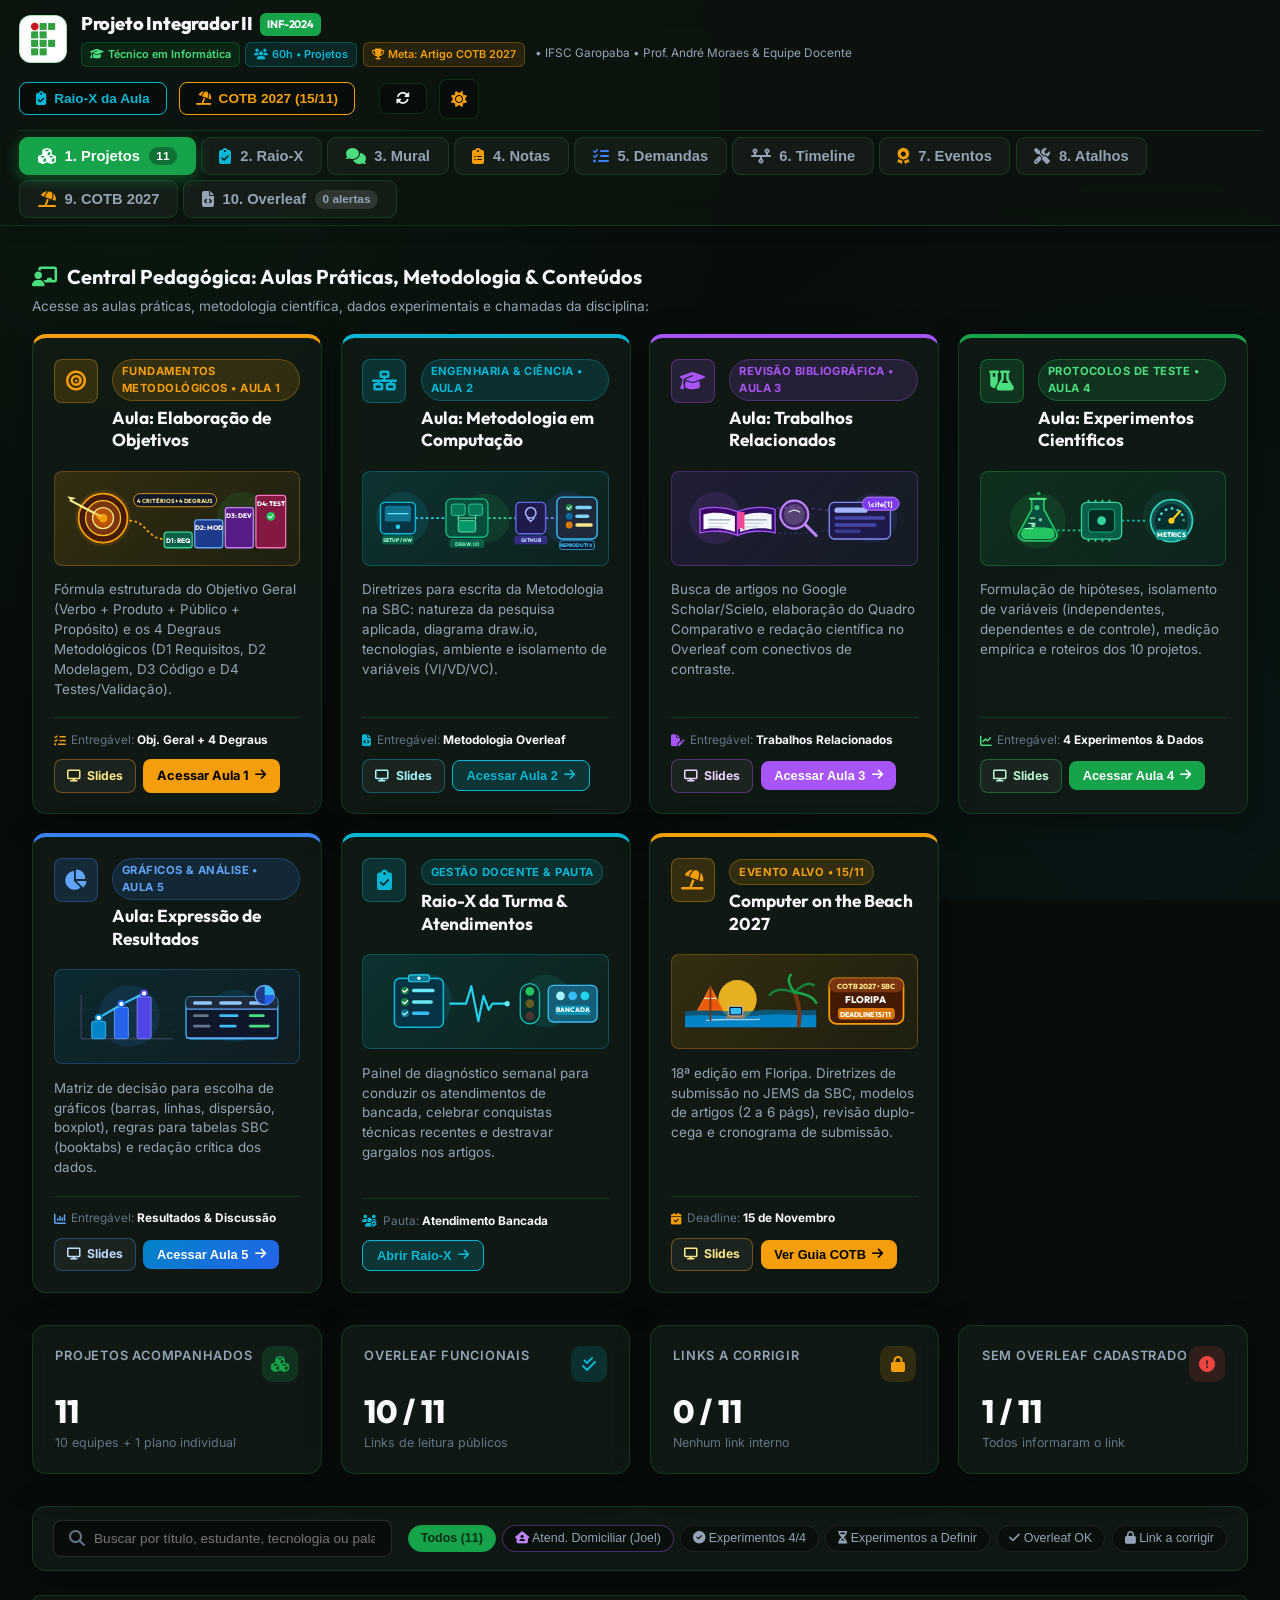
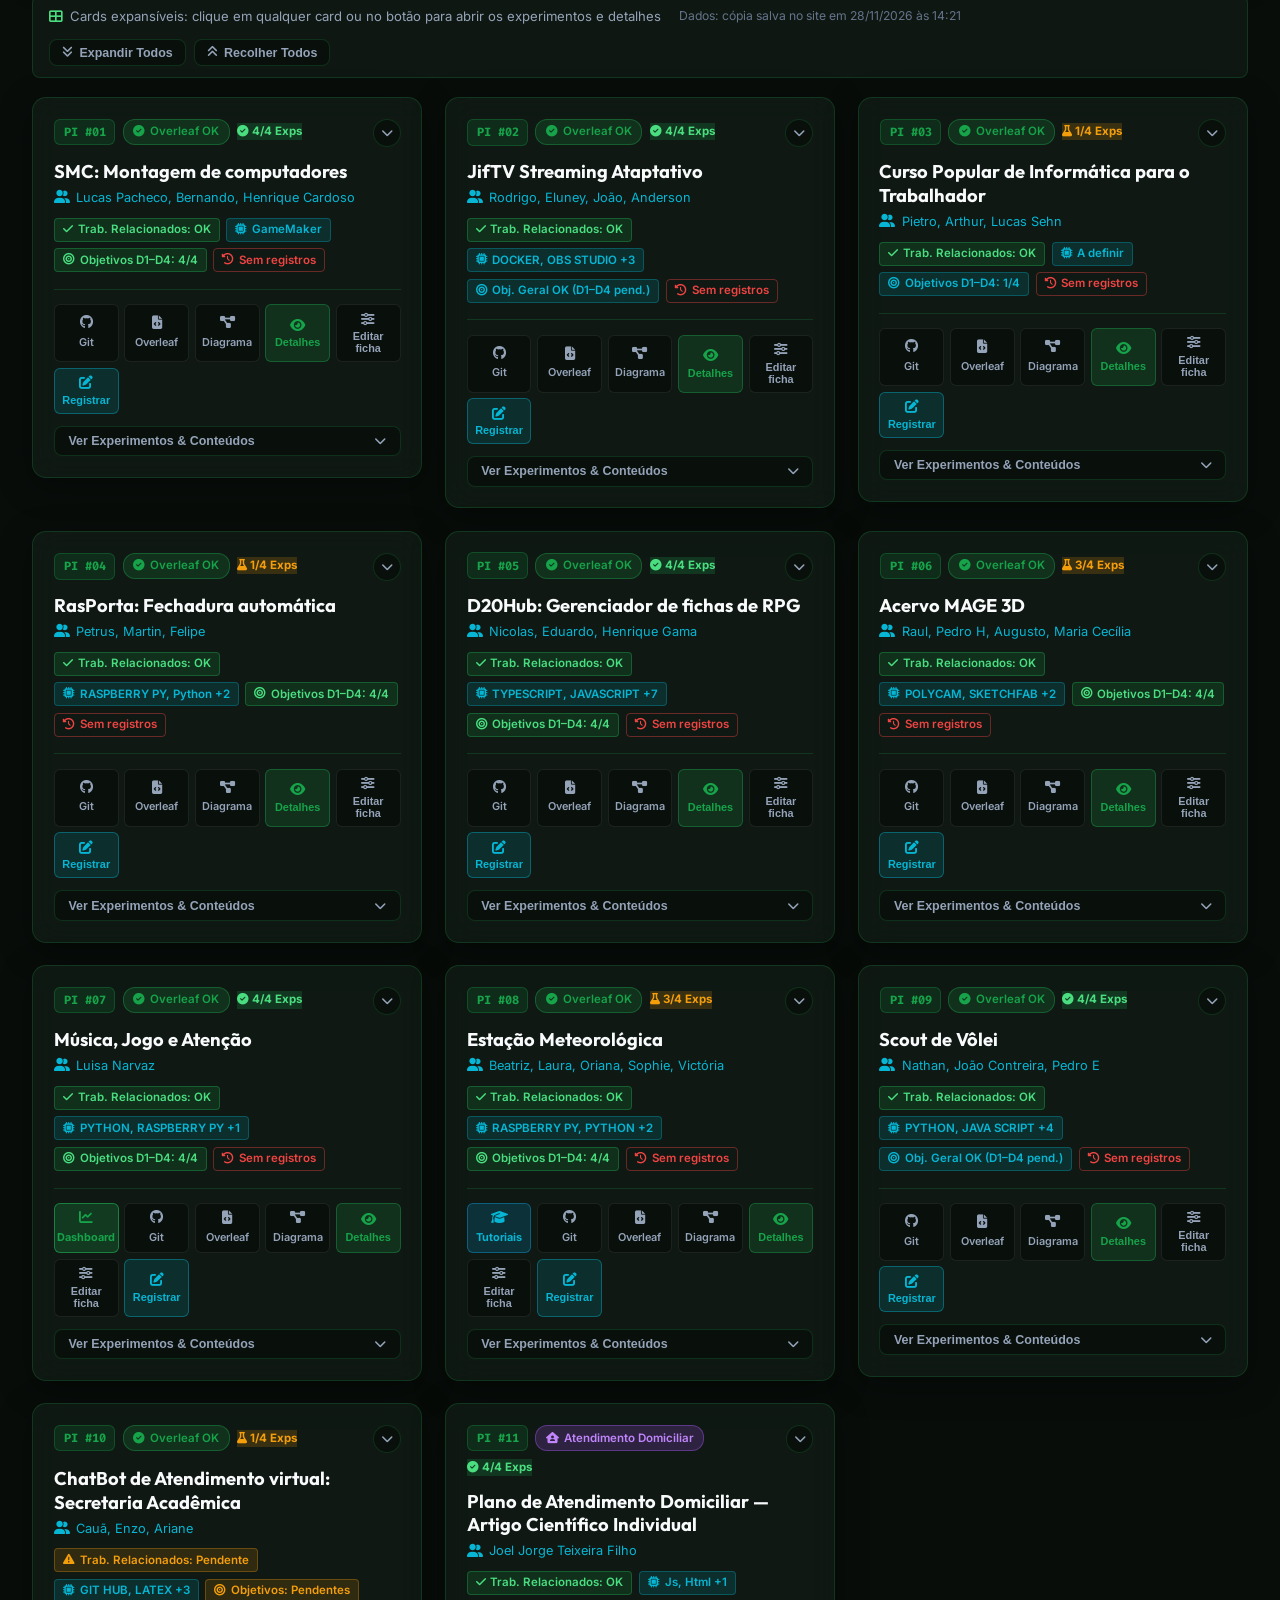
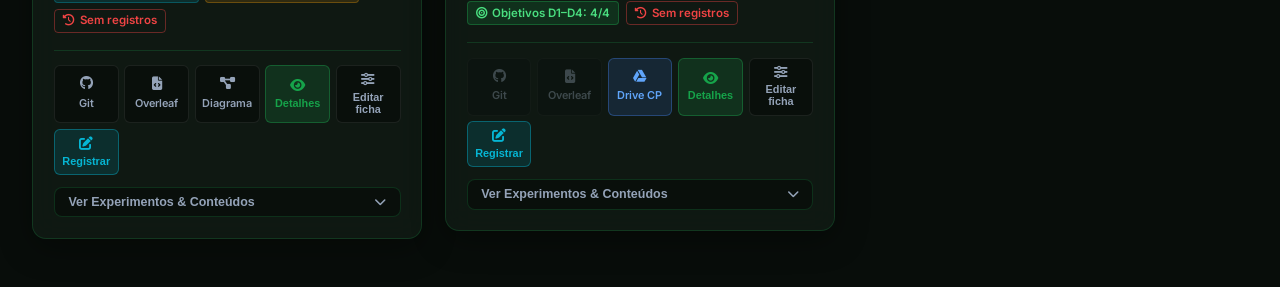
<file: index.html>
<!DOCTYPE html>
<html lang="pt-BR">
<head>
  <meta charset="UTF-8">
  <meta http-equiv="refresh" content="0; url=./2026-2/">
  <meta name="viewport" content="width=device-width, initial-scale=1.0">
  <title>Redirecionando para Projeto Integrador II - 2026/2</title>
  <script>
    window.location.href = "./2026-2/";
  </script>
</head>
<body style="font-family: system-ui, sans-serif; display: flex; align-items: center; justify-content: center; height: 100vh; margin: 0; background: #0f172a; color: #f8fafc;">
  <div style="text-align: center;">
    <h2>Redirecionando para o Dashboard 2026-2...</h2>
    <p>Se não for redirecionado automaticamente, <a href="./2026-2/" style="color: #38bdf8;">clique aqui</a>.</p>
  </div>
</body>
</html>
</file>
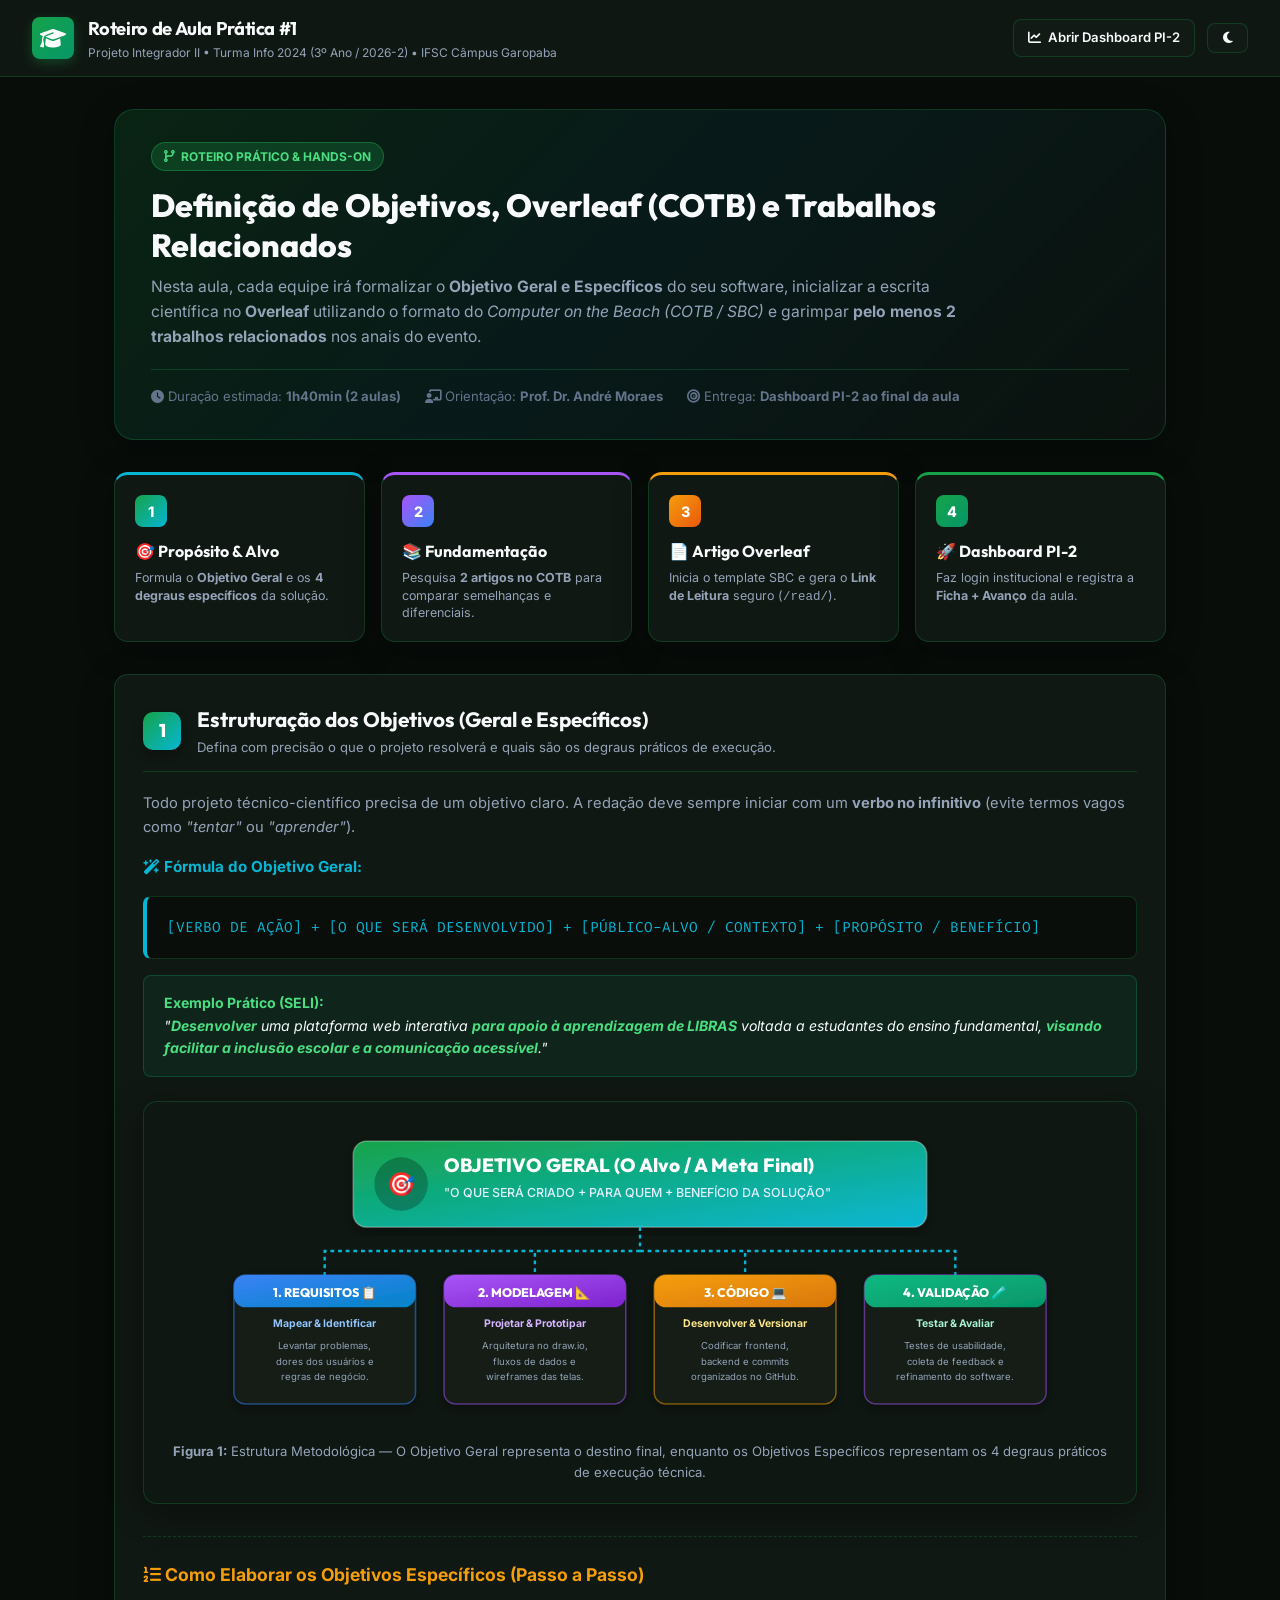
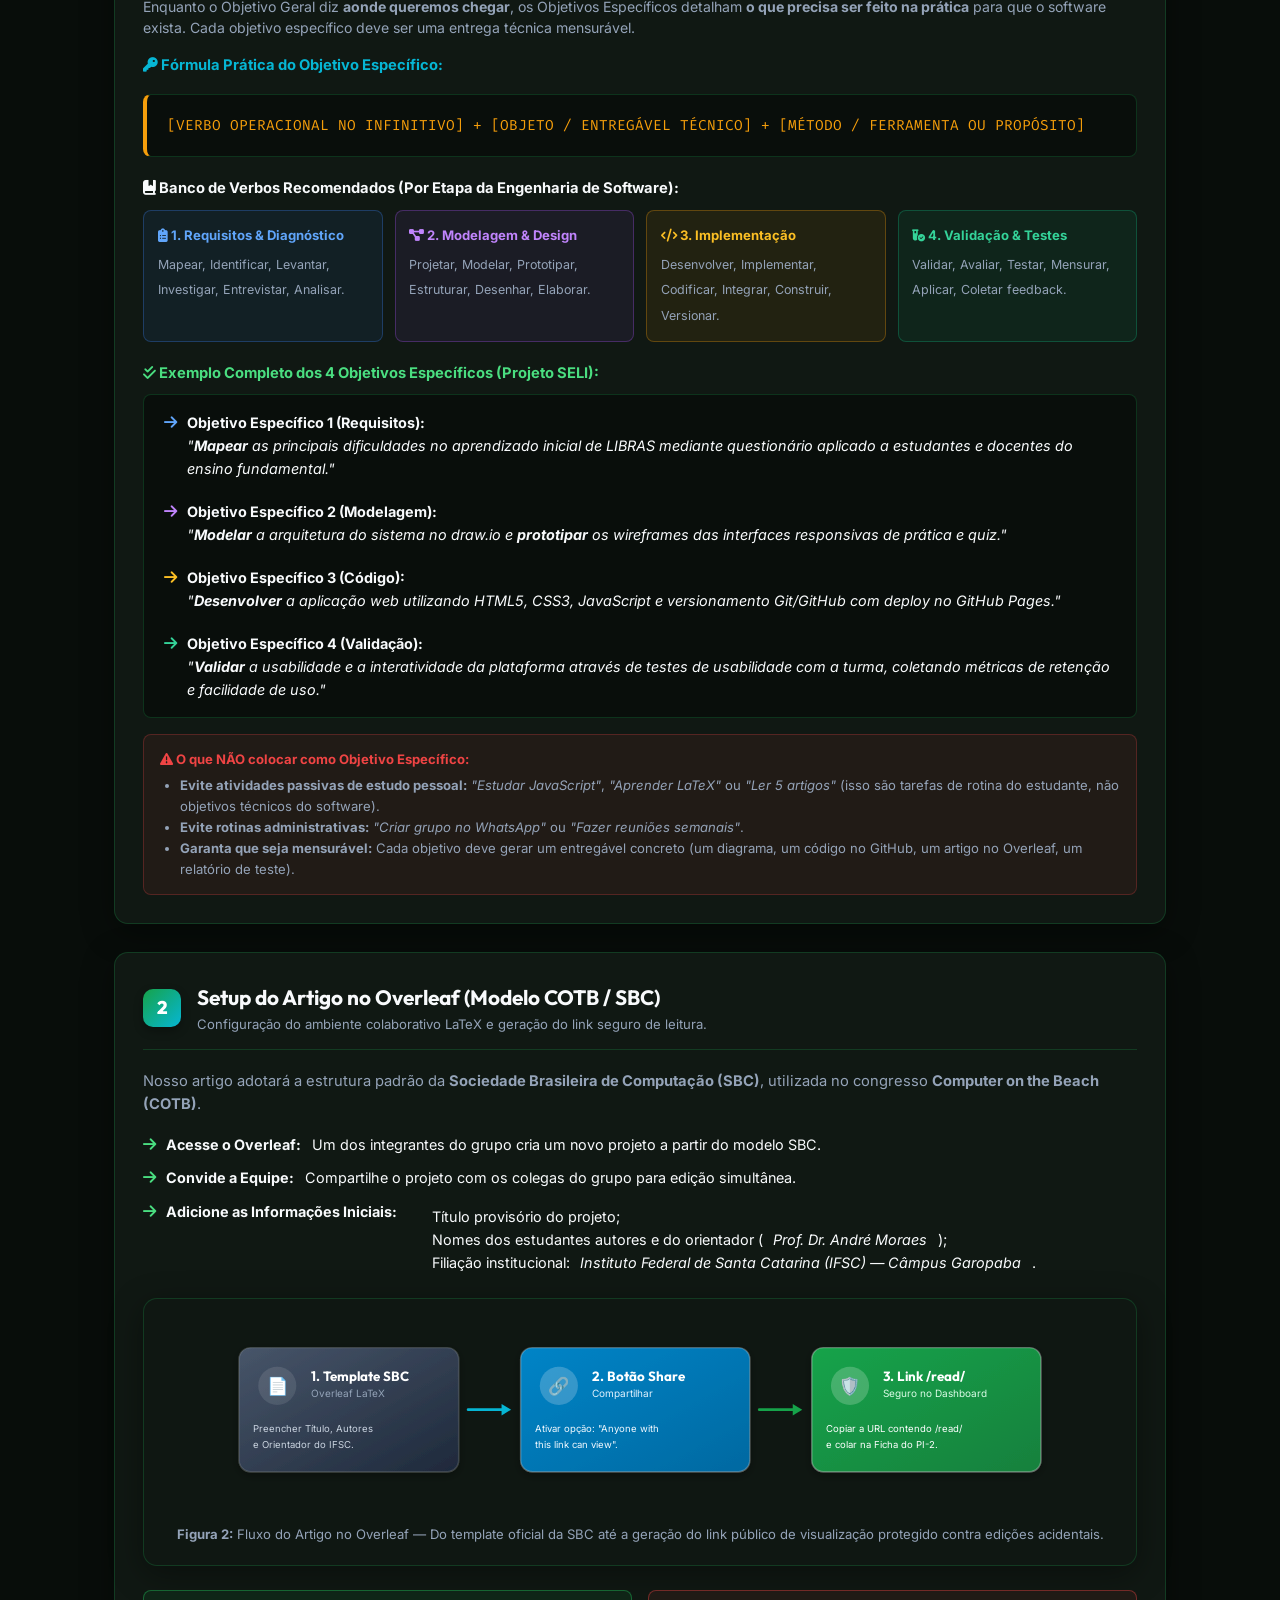
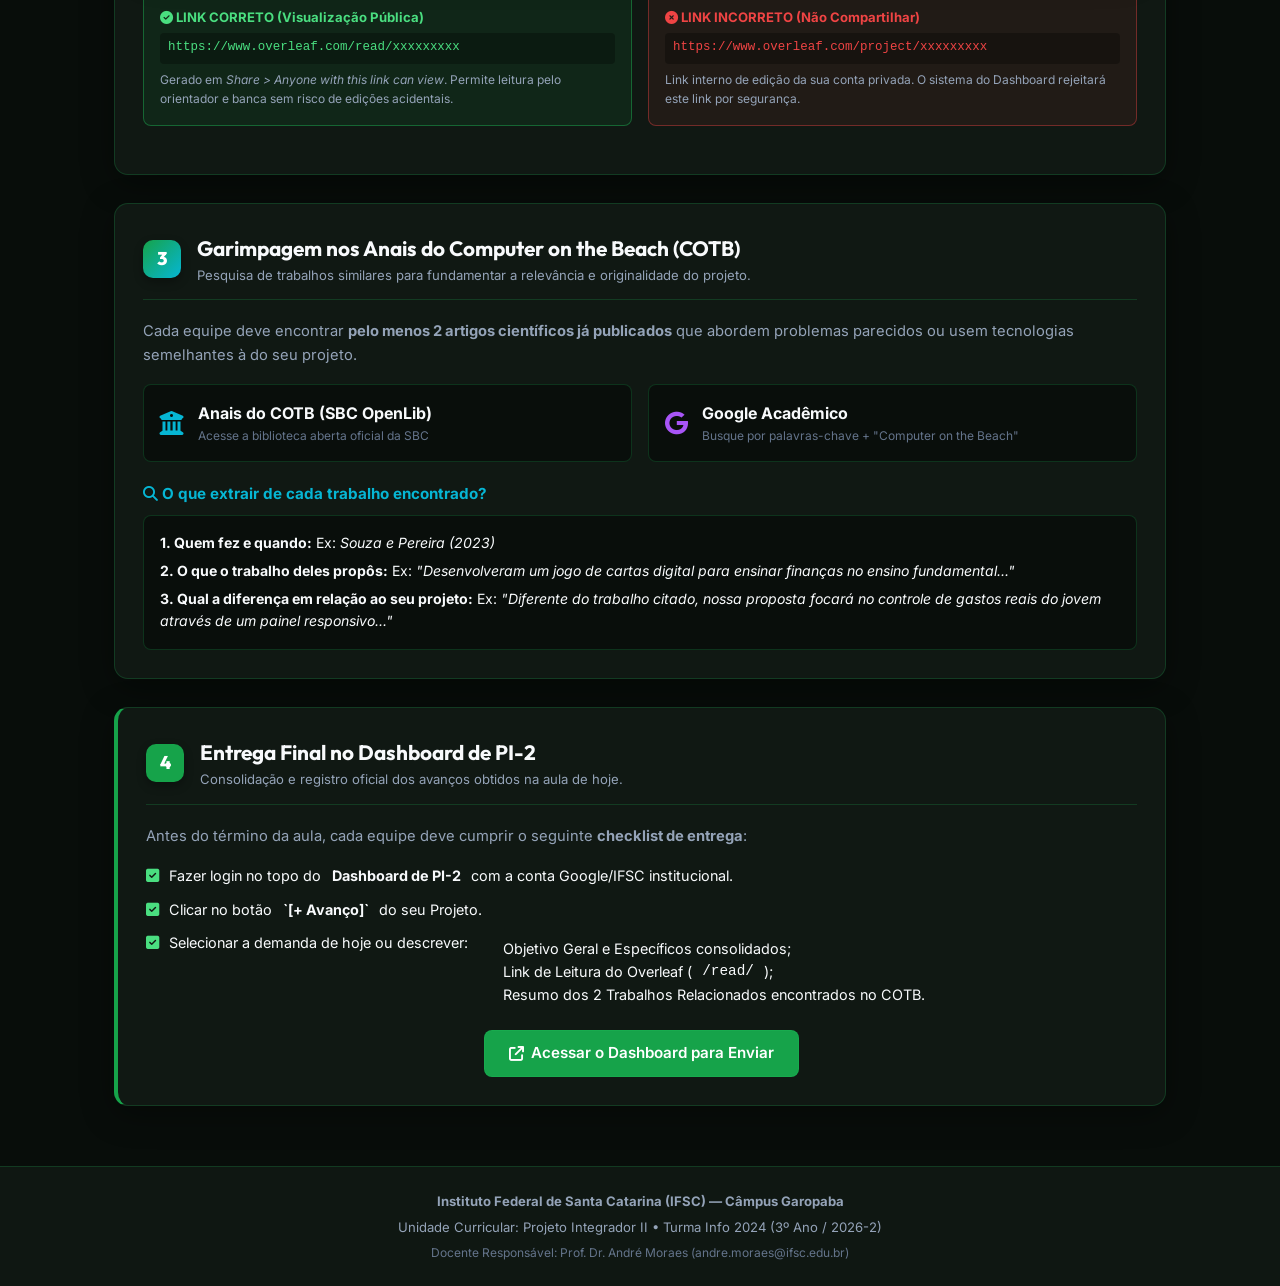
<file: 2026-2/roteiro-1-objetivos/index.html>
<!DOCTYPE html>
<html lang="pt-BR" data-theme="dark">
<head>
  <meta charset="UTF-8">
  <meta name="viewport" content="width=device-width, initial-scale=1.0">
  <title>Roteiro 1 — Objetivos, Overleaf (COTB) e Trabalhos Relacionados | PI-2 (IFSC Garopaba)</title>
  <meta name="description" content="Roteiro Prático 1 de Projeto Integrador II: Definição de Objetivos, Configuração do Overleaf (Modelo COTB) e Mapeamento de Trabalhos Relacionados.">

  <!-- Google Fonts -->
  <link rel="preconnect" href="https://fonts.googleapis.com">
  <link rel="preconnect" href="https://fonts.gstatic.com" crossorigin>
  <link href="https://fonts.googleapis.com/css2?family=Inter:wght@300;400;500;600;700;800&family=Outfit:wght@500;600;700;800;900&family=Fira+Code:wght@400;500;600&display=swap" rel="stylesheet">
  
  <!-- FontAwesome Icons -->
  <link rel="stylesheet" href="https://cdnjs.cloudflare.com/ajax/libs/font-awesome/6.4.0/css/all.min.css">

  <style>
    :root, [data-theme="dark"] {
      --bg-dark: #080d0a;
      --bg-surface: #0f1712;
      --bg-card: rgba(18, 28, 22, 0.85);
      --bg-card-hover: rgba(26, 42, 32, 0.95);
      --border-color: rgba(34, 197, 94, 0.2);
      --border-glow: rgba(34, 197, 94, 0.4);

      --ifsc-green: #16a34a;
      --ifsc-green-light: #4ade80;
      --ifsc-green-glow: rgba(34, 197, 94, 0.25);
      --ifsc-red: #ef4444;

      --accent-cyan: #06b6d4;
      --accent-amber: #f59e0b;
      --accent-purple: #a855f7;
      --accent-blue: #3b82f6;

      --text-main: #f8fafc;
      --text-muted: #94a3b8;
      --text-dim: #64748b;

      --chip-bg: rgba(0, 0, 0, 0.4);
      --radius-sm: 8px;
      --radius-md: 14px;
      --radius-lg: 20px;
      --shadow-glass: 0 8px 32px 0 rgba(0, 0, 0, 0.37);
      --transition: all 0.25s cubic-bezier(0.4, 0, 0.2, 1);
    }

    [data-theme="light"] {
      --bg-dark: #f8fafc;
      --bg-surface: #ffffff;
      --bg-card: rgba(255, 255, 255, 0.95);
      --bg-card-hover: #ffffff;
      --border-color: rgba(22, 163, 74, 0.25);
      --border-glow: rgba(22, 163, 74, 0.5);

      --ifsc-green: #15803d;
      --ifsc-green-light: #16a34a;
      --ifsc-green-glow: rgba(22, 163, 74, 0.2);
      --ifsc-red: #dc2626;

      --accent-cyan: #0284c7;
      --accent-amber: #d97706;
      --accent-purple: #7e22ce;
      --accent-blue: #2563eb;

      --text-main: #0f172a;
      --text-muted: #475569;
      --text-dim: #94a3b8;

      --chip-bg: rgba(241, 245, 249, 0.8);
      --shadow-glass: 0 8px 24px 0 rgba(0, 0, 0, 0.08);
    }

    * { box-sizing: border-box; margin: 0; padding: 0; }

    body {
      font-family: 'Inter', sans-serif;
      background-color: var(--bg-dark);
      color: var(--text-main);
      min-height: 100vh;
      line-height: 1.6;
      display: flex;
      flex-direction: column;
    }

    /* Header */
    header {
      background: var(--bg-surface);
      border-bottom: 1px solid var(--border-color);
      position: sticky;
      top: 0;
      z-index: 100;
      padding: 0.85rem 2rem;
      display: flex;
      justify-content: space-between;
      align-items: center;
      backdrop-filter: blur(12px);
    }

    .brand-group {
      display: flex;
      align-items: center;
      gap: 0.85rem;
    }

    .logo-badge {
      width: 42px;
      height: 42px;
      background: linear-gradient(135deg, var(--ifsc-green) 0%, #059669 100%);
      color: white;
      display: flex;
      align-items: center;
      justify-content: center;
      border-radius: var(--radius-sm);
      font-size: 1.3rem;
      box-shadow: 0 4px 12px var(--ifsc-green-glow);
    }

    .brand-text h1 {
      font-family: 'Outfit', sans-serif;
      font-size: 1.15rem;
      font-weight: 700;
      letter-spacing: -0.02em;
    }

    .brand-text p {
      font-size: 0.75rem;
      color: var(--text-muted);
    }

    .header-actions {
      display: flex;
      align-items: center;
      gap: 0.75rem;
    }

    .btn-action {
      background: var(--bg-card);
      border: 1px solid var(--border-color);
      color: var(--text-main);
      padding: 0.45rem 0.9rem;
      border-radius: var(--radius-sm);
      font-size: 0.82rem;
      font-weight: 600;
      cursor: pointer;
      display: inline-flex;
      align-items: center;
      gap: 0.4rem;
      text-decoration: none;
      transition: var(--transition);
    }

    .btn-action:hover {
      background: var(--ifsc-green);
      color: white;
      border-color: var(--ifsc-green);
      transform: translateY(-1px);
    }

    /* Container */
    .container {
      max-width: 1100px;
      margin: 0 auto;
      padding: 2rem 1.5rem;
      width: 100%;
      flex: 1;
    }

    /* Hero */
    .hero-box {
      background: linear-gradient(135deg, rgba(22, 163, 74, 0.15) 0%, rgba(6, 182, 212, 0.08) 50%, rgba(15, 23, 18, 0.5) 100%);
      border: 1px solid var(--border-color);
      border-radius: var(--radius-lg);
      padding: 2rem 2.25rem;
      margin-bottom: 2rem;
      box-shadow: var(--shadow-glass);
      position: relative;
    }

    .hero-tag {
      display: inline-flex;
      align-items: center;
      gap: 0.4rem;
      background: rgba(34, 197, 94, 0.18);
      color: var(--ifsc-green-light);
      border: 1px solid rgba(34, 197, 94, 0.35);
      padding: 0.25rem 0.75rem;
      border-radius: 9999px;
      font-size: 0.75rem;
      font-weight: 700;
      text-transform: uppercase;
      margin-bottom: 0.85rem;
    }

    .hero-title {
      font-family: 'Outfit', sans-serif;
      font-size: 2rem;
      font-weight: 800;
      line-height: 1.25;
      margin-bottom: 0.6rem;
    }

    .hero-subtitle {
      font-size: 0.98rem;
      color: var(--text-muted);
      max-width: 850px;
      margin-bottom: 1.25rem;
    }

    .hero-meta {
      display: flex;
      gap: 1.5rem;
      flex-wrap: wrap;
      font-size: 0.82rem;
      color: var(--text-dim);
      padding-top: 1rem;
      border-top: 1px solid var(--border-color);
    }

    /* Timeline dos Passos */
    .step-card {
      background: var(--bg-card);
      border: 1px solid var(--border-color);
      border-radius: var(--radius-md);
      padding: 1.75rem;
      margin-bottom: 1.75rem;
      box-shadow: var(--shadow-glass);
      transition: var(--transition);
      position: relative;
    }

    .step-card:hover {
      border-color: var(--border-glow);
    }

    .step-header {
      display: flex;
      align-items: center;
      gap: 1rem;
      margin-bottom: 1.25rem;
      padding-bottom: 0.85rem;
      border-bottom: 1px solid var(--border-color);
    }

    .step-number {
      width: 38px;
      height: 38px;
      border-radius: 10px;
      background: linear-gradient(135deg, var(--ifsc-green) 0%, var(--accent-cyan) 100%);
      color: white;
      display: flex;
      align-items: center;
      justify-content: center;
      font-family: 'Outfit', sans-serif;
      font-weight: 800;
      font-size: 1.15rem;
      box-shadow: 0 4px 10px rgba(0,0,0,0.3);
      flex-shrink: 0;
    }

    .step-title-group h3 {
      font-family: 'Outfit', sans-serif;
      font-size: 1.3rem;
      font-weight: 700;
      color: var(--text-main);
    }

    .step-title-group p {
      font-size: 0.82rem;
      color: var(--text-muted);
    }

    /* Destaques didáticos */
    .formula-box {
      background: var(--chip-bg);
      border: 1px solid var(--border-color);
      border-left: 4px solid var(--accent-cyan);
      border-radius: var(--radius-sm);
      padding: 1.25rem;
      margin: 1rem 0;
      font-family: 'Fira Code', monospace;
      font-size: 0.9rem;
      color: var(--accent-cyan);
      line-height: 1.5;
    }

    .example-box {
      background: rgba(16, 185, 129, 0.08);
      border: 1px solid rgba(16, 185, 129, 0.25);
      border-radius: var(--radius-sm);
      padding: 1rem 1.25rem;
      margin-top: 0.85rem;
      font-size: 0.88rem;
    }

    .example-box strong {
      color: var(--ifsc-green-light);
    }

    .checklist-list {
      list-style: none;
      display: flex;
      flex-direction: column;
      gap: 0.65rem;
      margin: 1rem 0;
    }

    .checklist-list li {
      display: flex;
      align-items: flex-start;
      gap: 0.65rem;
      font-size: 0.9rem;
      color: var(--text-main);
    }

    .checklist-list i {
      color: var(--ifsc-green-light);
      margin-top: 0.25rem;
      font-size: 0.95rem;
    }

    .badge-tip {
      display: inline-flex;
      align-items: center;
      gap: 0.35rem;
      background: rgba(245, 158, 11, 0.15);
      color: var(--accent-amber);
      border: 1px solid rgba(245, 158, 11, 0.35);
      padding: 0.35rem 0.75rem;
      border-radius: 6px;
      font-size: 0.8rem;
      font-weight: 600;
      margin-top: 0.5rem;
    }

    /* Grid de Links Rápidos */
    .links-grid {
      display: grid;
      grid-template-columns: repeat(auto-fit, minmax(280px, 1fr));
      gap: 1rem;
      margin-top: 1rem;
    }

    /* =========================================================================
       ILUSTRAÇÕES E INFOGRÁFICOS DO PROCESSO
       ========================================================================= */
    .process-pipeline {
      display: grid;
      grid-template-columns: repeat(auto-fit, minmax(220px, 1fr));
      gap: 1rem;
      margin: 1.5rem 0 2rem 0;
      position: relative;
    }

    .pipeline-step {
      background: var(--bg-card);
      border: 1px solid var(--border-color);
      border-radius: var(--radius-md);
      padding: 1.25rem;
      display: flex;
      flex-direction: column;
      align-items: flex-start;
      position: relative;
      transition: var(--transition);
      box-shadow: var(--shadow-glass);
    }

    .pipeline-step:hover {
      border-color: var(--border-glow);
      transform: translateY(-2px);
    }

    .pipeline-badge {
      width: 32px;
      height: 32px;
      border-radius: 8px;
      background: linear-gradient(135deg, var(--ifsc-green) 0%, var(--accent-cyan) 100%);
      color: white;
      display: flex;
      align-items: center;
      justify-content: center;
      font-weight: 800;
      font-size: 0.9rem;
      margin-bottom: 0.75rem;
    }

    .pipeline-step h4 {
      font-family: 'Outfit', sans-serif;
      font-size: 1rem;
      font-weight: 700;
      color: var(--text-main);
      margin-bottom: 0.25rem;
    }

    .pipeline-step p {
      font-size: 0.78rem;
      color: var(--text-muted);
      line-height: 1.4;
    }

    /* Diagrama dos Degraus (Passo 1) */
    .stairs-diagram {
      background: var(--chip-bg);
      border: 1px solid var(--border-color);
      border-radius: var(--radius-md);
      padding: 1.5rem;
      margin: 1.25rem 0;
    }

    .stairs-header {
      display: flex;
      align-items: center;
      gap: 0.6rem;
      color: var(--accent-cyan);
      font-family: 'Outfit', sans-serif;
      font-size: 1.05rem;
      font-weight: 700;
      margin-bottom: 1rem;
    }

    .stairs-flow {
      display: flex;
      flex-direction: column;
      gap: 0.65rem;
    }

    .stair-item {
      display: flex;
      align-items: center;
      gap: 1rem;
      padding: 0.75rem 1rem;
      background: var(--bg-card);
      border: 1px solid var(--border-color);
      border-radius: var(--radius-sm);
      transition: var(--transition);
    }

    .stair-item:hover {
      border-color: var(--accent-cyan);
    }

    .stair-icon {
      width: 36px;
      height: 36px;
      border-radius: 8px;
      background: rgba(6, 182, 212, 0.15);
      color: var(--accent-cyan);
      display: flex;
      align-items: center;
      justify-content: center;
      font-size: 1.1rem;
      flex-shrink: 0;
    }

    .stair-text strong {
      display: block;
      font-size: 0.88rem;
      color: var(--text-main);
    }

    .stair-text span {
      font-size: 0.78rem;
      color: var(--text-muted);
    }

    /* Semáforo do Link Overleaf (Passo 2) */
    .link-comparison-box {
      display: grid;
      grid-template-columns: repeat(auto-fit, minmax(260px, 1fr));
      gap: 1rem;
      margin: 1.25rem 0;
    }

    .link-compare-card {
      padding: 1rem;
      border-radius: var(--radius-sm);
      border: 1px solid var(--border-color);
      font-size: 0.82rem;
    }

    .link-compare-card.correct {
      background: rgba(34, 197, 94, 0.08);
      border-color: rgba(34, 197, 94, 0.4);
    }

    .link-compare-card.wrong {
      background: rgba(239, 68, 68, 0.08);
      border-color: rgba(239, 68, 68, 0.4);
    }

    /* Vídeos Rápidos */
    .video-card-box {
      background: var(--chip-bg);
      border: 1px solid var(--border-color);
      border-radius: var(--radius-sm);
      margin: 1.25rem 0;
      overflow: hidden;
    }

    .video-card-header {
      padding: 0.65rem 0.9rem;
      font-size: 0.82rem;
      font-weight: 700;
      color: var(--accent-cyan);
      display: flex;
      align-items: center;
      gap: 0.45rem;
      background: rgba(6, 182, 212, 0.08);
      border-bottom: 1px solid var(--border-color);
    }

    .video-responsive {
      position: relative;
      padding-bottom: 56.25%; /* 16:9 */
      height: 0;
      overflow: hidden;
      background: #000;
    }

    .video-responsive iframe {
      position: absolute;
      top: 0;
      left: 0;
      width: 100%;
      height: 100%;
      border: 0;
    }

    .video-footer-link {
      padding: 0.5rem 0.9rem;
      font-size: 0.76rem;
      color: var(--text-dim);
      display: flex;
      justify-content: space-between;
      align-items: center;
      background: var(--bg-card);
    }

    .link-card {
      background: var(--chip-bg);
      border: 1px solid var(--border-color);
      border-radius: var(--radius-sm);
      padding: 1rem;
      display: flex;
      align-items: center;
      gap: 0.85rem;
      text-decoration: none;
      color: var(--text-main);
      transition: var(--transition);
    }

    .link-card:hover {
      border-color: var(--accent-cyan);
      transform: translateY(-2px);
      background: rgba(255, 255, 255, 0.05);
    }

    .link-card-icon {
      font-size: 1.5rem;
      color: var(--accent-cyan);
    }

    /* Footer */
    footer {
      background: var(--bg-surface);
      border-top: 1px solid var(--border-color);
      padding: 1.5rem;
      text-align: center;
      font-size: 0.82rem;
      color: var(--text-muted);
      margin-top: auto;
    }
  </style>
</head>
<body>

  <!-- Header -->
  <header>
    <div class="brand-group">
      <div class="logo-badge">
        <i class="fa-solid fa-graduation-cap"></i>
      </div>
      <div class="brand-text">
        <h1>Roteiro de Aula Prática #1</h1>
        <p>Projeto Integrador II • Turma Info 2024 (3º Ano / 2026-2) • IFSC Câmpus Garopaba</p>
      </div>
    </div>

    <div class="header-actions">
      <a href="../index.html" class="btn-action">
        <i class="fa-solid fa-chart-line"></i> Abrir Dashboard PI-2
      </a>
      <button class="btn-action" onclick="toggleTheme()" title="Alternar Modo Escuro / Claro">
        <i class="fa-solid fa-moon" id="theme-icon"></i>
      </button>
    </div>
  </header>

  <main class="container">

    <!-- Hero Banner -->
    <section class="hero-box">
      <span class="hero-tag"><i class="fa-solid fa-code-branch"></i> Roteiro Prático & Hands-on</span>
      <h2 class="hero-title">Definição de Objetivos, Overleaf (COTB) e Trabalhos Relacionados</h2>
      <p class="hero-subtitle">
        Nesta aula, cada equipe irá formalizar o <strong>Objetivo Geral e Específicos</strong> do seu software, inicializar a escrita científica no <strong>Overleaf</strong> utilizando o formato do <em>Computer on the Beach (COTB / SBC)</em> e garimpar <strong>pelo menos 2 trabalhos relacionados</strong> nos anais do evento.
      </p>
      <div class="hero-meta">
        <div><i class="fa-solid fa-clock"></i> Duração estimada: <strong>1h40min (2 aulas)</strong></div>
        <div><i class="fa-solid fa-chalkboard-user"></i> Orientação: <strong>Prof. Dr. André Moraes</strong></div>
        <div><i class="fa-solid fa-bullseye"></i> Entrega: <strong>Dashboard PI-2 ao final da aula</strong></div>
      </div>
    </section>

    <!-- ==================== ILUSTRAÇÃO DO PROCESSO GERAL ==================== -->
    <div class="process-pipeline">
      <div class="pipeline-step" style="border-top: 3px solid var(--accent-cyan);">
        <div class="pipeline-badge">1</div>
        <h4>🎯 Propósito & Alvo</h4>
        <p>Formula o <strong>Objetivo Geral</strong> e os <strong>4 degraus específicos</strong> da solução.</p>
      </div>

      <div class="pipeline-step" style="border-top: 3px solid var(--accent-purple);">
        <div class="pipeline-badge" style="background: linear-gradient(135deg, var(--accent-purple) 0%, var(--accent-blue) 100%);">2</div>
        <h4>📚 Fundamentação</h4>
        <p>Pesquisa <strong>2 artigos no COTB</strong> para comparar semelhanças e diferenciais.</p>
      </div>

      <div class="pipeline-step" style="border-top: 3px solid var(--accent-amber);">
        <div class="pipeline-badge" style="background: linear-gradient(135deg, var(--accent-amber) 0%, #ea580c 100%);">3</div>
        <h4>📄 Artigo Overleaf</h4>
        <p>Inicia o template SBC e gera o <strong>Link de Leitura</strong> seguro (<code>/read/</code>).</p>
      </div>

      <div class="pipeline-step" style="border-top: 3px solid var(--ifsc-green);">
        <div class="pipeline-badge" style="background: linear-gradient(135deg, var(--ifsc-green) 0%, #059669 100%);">4</div>
        <h4>🚀 Dashboard PI-2</h4>
        <p>Faz login institucional e registra a <strong>Ficha + Avanço</strong> da aula.</p>
      </div>
    </div>

    <!-- ==================== PASSO 1: OBJETIVOS ==================== -->
    <section class="step-card">
      <div class="step-header">
        <div class="step-number">1</div>
        <div class="step-title-group">
          <h3>Estruturação dos Objetivos (Geral e Específicos)</h3>
          <p>Defina com precisão o que o projeto resolverá e quais são os degraus práticos de execução.</p>
        </div>
      </div>

      <p style="font-size: 0.92rem; color: var(--text-muted); margin-bottom: 0.75rem;">
        Todo projeto técnico-científico precisa de um objetivo claro. A redação deve sempre iniciar com um <strong>verbo no infinitivo</strong> (evite termos vagos como <em>"tentar"</em> ou <em>"aprender"</em>).
      </p>

      <h4 style="font-size: 0.95rem; color: var(--accent-cyan); margin-top: 1rem;"><i class="fa-solid fa-wand-magic-sparkles"></i> Fórmula do Objetivo Geral:</h4>
      <div class="formula-box">
        [VERBO DE AÇÃO] + [O QUE SERÁ DESENVOLVIDO] + [PÚBLICO-ALVO / CONTEXTO] + [PROPÓSITO / BENEFÍCIO]
      </div>

      <div class="example-box">
        <strong>Exemplo Prático (SELI):</strong><br/>
        <em>"<strong>Desenvolver</strong> uma plataforma web interativa <strong>para apoio à aprendizagem de LIBRAS</strong> voltada a estudantes do ensino fundamental, <strong>visando facilitar a inclusão escolar e a comunicação acessível</strong>."</em>
      </div>

      <!-- ==================== FIGURA 1: ILUSTRAÇÃO INTUITIVA DOS OBJETIVOS ==================== -->
      <figure style="margin: 1.5rem 0; background: var(--bg-surface); border: 1px solid var(--border-color); border-radius: var(--radius-md); padding: 1.25rem; box-shadow: var(--shadow-glass); text-align: center;">
        <svg viewBox="0 0 900 320" width="100%" height="100%" style="max-width: 860px; height: auto; display: block; margin: 0 auto;" xmlns="http://www.w3.org/2000/svg">
          <defs>
            <linearGradient id="grad-geral" x1="0%" y1="0%" x2="100%" y2="100%">
              <stop offset="0%" stop-color="#16a34a" />
              <stop offset="100%" stop-color="#06b6d4" />
            </linearGradient>
            <linearGradient id="grad-esp1" x1="0%" y1="0%" x2="100%" y2="100%">
              <stop offset="0%" stop-color="#3b82f6" />
              <stop offset="100%" stop-color="#0284c7" />
            </linearGradient>
            <linearGradient id="grad-esp2" x1="0%" y1="0%" x2="100%" y2="100%">
              <stop offset="0%" stop-color="#a855f7" />
              <stop offset="100%" stop-color="#7e22ce" />
            </linearGradient>
            <linearGradient id="grad-esp3" x1="0%" y1="0%" x2="100%" y2="100%">
              <stop offset="0%" stop-color="#f59e0b" />
              <stop offset="100%" stop-color="#d97706" />
            </linearGradient>
            <linearGradient id="grad-esp4" x1="0%" y1="0%" x2="100%" y2="100%">
              <stop offset="0%" stop-color="#10b981" />
              <stop offset="100%" stop-color="#059669" />
            </linearGradient>
            <filter id="shadow" x="-5%" y="-5%" width="110%" height="115%">
              <feDropShadow dx="0" dy="4" stdDeviation="6" flood-color="#000000" flood-opacity="0.4" />
            </filter>
          </defs>

          <!-- Bloco Superior: Objetivo Geral -->
          <g filter="url(#shadow)">
            <rect x="150" y="20" width="600" height="90" rx="14" fill="url(#grad-geral)" stroke="rgba(255,255,255,0.3)" stroke-width="1.5" />
            <circle cx="200" cy="65" r="28" fill="rgba(0,0,0,0.25)" />
            <text x="200" y="73" font-family="'Outfit', sans-serif" font-size="24" fill="#ffffff" text-anchor="middle">🎯</text>
            <text x="245" y="52" font-family="'Outfit', sans-serif" font-size="20" font-weight="800" fill="#ffffff">OBJETIVO GERAL (O Alvo / A Meta Final)</text>
            <text x="245" y="78" font-family="'Inter', sans-serif" font-size="13" font-weight="500" fill="#e0f2fe">"O QUE SERÁ CRIADO + PARA QUEM + BENEFÍCIO DA SOLUÇÃO"</text>
          </g>

          <!-- Setas de Conexão -->
          <path d="M 450 110 L 450 135 M 450 135 L 120 135 L 120 160 M 450 135 L 340 135 L 340 160 M 450 135 L 560 135 L 560 160 M 450 135 L 780 135 L 780 160" stroke="#06b6d4" stroke-width="2.5" fill="none" stroke-dasharray="4,4" />

          <!-- Degrau 1 -->
          <g filter="url(#shadow)">
            <rect x="25" y="160" width="190" height="135" rx="12" fill="#121c16" stroke="rgba(59,130,246,0.5)" stroke-width="1.5" />
            <rect x="25" y="160" width="190" height="34" rx="12" fill="url(#grad-esp1)" />
            <text x="120" y="183" font-family="'Outfit', sans-serif" font-size="13" font-weight="800" fill="#ffffff" text-anchor="middle">1. REQUISITOS 📋</text>
            <text x="120" y="215" font-family="'Inter', sans-serif" font-size="11" font-weight="700" fill="#93c5fd" text-anchor="middle">Mapear & Identificar</text>
            <text x="120" y="238" font-family="'Inter', sans-serif" font-size="10" fill="#94a3b8" text-anchor="middle">Levantar problemas,</text>
            <text x="120" y="254" font-family="'Inter', sans-serif" font-size="10" fill="#94a3b8" text-anchor="middle">dores dos usuários e</text>
            <text x="120" y="270" font-family="'Inter', sans-serif" font-size="10" fill="#94a3b8" text-anchor="middle">regras de negócio.</text>
          </g>

          <!-- Degrau 2 -->
          <g filter="url(#shadow)">
            <rect x="245" y="160" width="190" height="135" rx="12" fill="#121c16" stroke="rgba(168,85,247,0.5)" stroke-width="1.5" />
            <rect x="245" y="160" width="190" height="34" rx="12" fill="url(#grad-esp2)" />
            <text x="340" y="183" font-family="'Outfit', sans-serif" font-size="13" font-weight="800" fill="#ffffff" text-anchor="middle">2. MODELAGEM 📐</text>
            <text x="340" y="215" font-family="'Inter', sans-serif" font-size="11" font-weight="700" fill="#d8b4fe" text-anchor="middle">Projetar & Prototipar</text>
            <text x="340" y="238" font-family="'Inter', sans-serif" font-size="10" fill="#94a3b8" text-anchor="middle">Arquitetura no draw.io,</text>
            <text x="340" y="254" font-family="'Inter', sans-serif" font-size="10" fill="#94a3b8" text-anchor="middle">fluxos de dados e</text>
            <text x="340" y="270" font-family="'Inter', sans-serif" font-size="10" fill="#94a3b8" text-anchor="middle">wireframes das telas.</text>
          </g>

          <!-- Degrau 3 -->
          <g filter="url(#shadow)">
            <rect x="465" y="160" width="190" height="135" rx="12" fill="#121c16" stroke="rgba(245,158,11,0.5)" stroke-width="1.5" />
            <rect x="465" y="160" width="190" height="34" rx="12" fill="url(#grad-esp3)" />
            <text x="560" y="183" font-family="'Outfit', sans-serif" font-size="13" font-weight="800" fill="#ffffff" text-anchor="middle">3. CÓDIGO 💻</text>
            <text x="560" y="215" font-family="'Inter', sans-serif" font-size="11" font-weight="700" fill="#fde68a" text-anchor="middle">Desenvolver & Versionar</text>
            <text x="560" y="238" font-family="'Inter', sans-serif" font-size="10" fill="#94a3b8" text-anchor="middle">Codificar frontend,</text>
            <text x="560" y="254" font-family="'Inter', sans-serif" font-size="10" fill="#94a3b8" text-anchor="middle">backend e commits</text>
            <text x="560" y="270" font-family="'Inter', sans-serif" font-size="10" fill="#94a3b8" text-anchor="middle">organizados no GitHub.</text>
          </g>

          <!-- Degrau 4 -->
          <g filter="url(#shadow)">
            <rect x="685" y="160" width="190" height="135" rx="12" fill="#121c16" stroke="rgba(168,85,247,0.5)" stroke-width="1.5" />
            <rect x="685" y="160" width="190" height="34" rx="12" fill="url(#grad-esp4)" />
            <text x="780" y="183" font-family="'Outfit', sans-serif" font-size="13" font-weight="800" fill="#ffffff" text-anchor="middle">4. VALIDAÇÃO 🧪</text>
            <text x="780" y="215" font-family="'Inter', sans-serif" font-size="11" font-weight="700" fill="#a7f3d0" text-anchor="middle">Testar & Avaliar</text>
            <text x="780" y="238" font-family="'Inter', sans-serif" font-size="10" fill="#94a3b8" text-anchor="middle">Testes de usabilidade,</text>
            <text x="780" y="254" font-family="'Inter', sans-serif" font-size="10" fill="#94a3b8" text-anchor="middle">coleta de feedback e</text>
            <text x="780" y="270" font-family="'Inter', sans-serif" font-size="10" fill="#94a3b8" text-anchor="middle">refinamento do software.</text>
          </g>
        </svg>
        <figcaption style="margin-top: 0.85rem; font-size: 0.82rem; color: var(--text-muted);">
          <strong>Figura 1:</strong> Estrutura Metodológica — O Objetivo Geral representa o destino final, enquanto os Objetivos Específicos representam os 4 degraus práticos de execução técnica.
        </figcaption>
      </figure>

      <!-- ==================== GUIA DE ELABORAÇÃO DOS OBJETIVOS ESPECÍFICOS ==================== -->
      <div style="margin-top: 2rem; padding-top: 1.5rem; border-top: 1px dashed var(--border-color);">
        <h4 style="font-size: 1.1rem; color: var(--accent-amber); margin-bottom: 0.4rem;">
          <i class="fa-solid fa-list-ol"></i> Como Elaborar os Objetivos Específicos (Passo a Passo)
        </h4>
        <p style="font-size: 0.88rem; color: var(--text-muted); line-height: 1.5; margin-bottom: 1rem;">
          Enquanto o Objetivo Geral diz <strong>aonde queremos chegar</strong>, os Objetivos Específicos detalham <strong>o que precisa ser feito na prática</strong> para que o software exista. Cada objetivo específico deve ser uma entrega técnica mensurável.
        </p>

        <h5 style="font-size: 0.92rem; color: var(--accent-cyan);"><i class="fa-solid fa-key"></i> Fórmula Prática do Objetivo Específico:</h5>
        <div class="formula-box" style="border-left-color: var(--accent-amber); color: var(--accent-amber);">
          [VERBO OPERACIONAL NO INFINITIVO] + [OBJETO / ENTREGÁVEL TÉCNICO] + [MÉTODO / FERRAMENTA OU PROPÓSITO]
        </div>

        <!-- Banco de Verbos por Etapa -->
        <h5 style="font-size: 0.92rem; color: var(--text-main); margin-top: 1.25rem; margin-bottom: 0.6rem;">
          <i class="fa-solid fa-book-bookmark"></i> Banco de Verbos Recomendados (Por Etapa da Engenharia de Software):
        </h5>

        <div style="display: grid; grid-template-columns: repeat(auto-fit, minmax(200px, 1fr)); gap: 0.75rem; margin-bottom: 1.25rem;">
          <div style="background: rgba(59, 130, 246, 0.08); border: 1px solid rgba(59, 130, 246, 0.3); border-radius: var(--radius-sm); padding: 0.85rem;">
            <strong style="color: #60a5fa; font-size: 0.82rem; display: block; margin-bottom: 0.3rem;"><i class="fa-solid fa-clipboard-list"></i> 1. Requisitos & Diagnóstico</strong>
            <span style="font-size: 0.78rem; color: var(--text-muted);">Mapear, Identificar, Levantar, Investigar, Entrevistar, Analisar.</span>
          </div>

          <div style="background: rgba(168, 85, 247, 0.08); border: 1px solid rgba(168, 85, 247, 0.3); border-radius: var(--radius-sm); padding: 0.85rem;">
            <strong style="color: #c084fc; font-size: 0.82rem; display: block; margin-bottom: 0.3rem;"><i class="fa-solid fa-diagram-project"></i> 2. Modelagem & Design</strong>
            <span style="font-size: 0.78rem; color: var(--text-muted);">Projetar, Modelar, Prototipar, Estruturar, Desenhar, Elaborar.</span>
          </div>

          <div style="background: rgba(245, 158, 11, 0.08); border: 1px solid rgba(245, 158, 11, 0.3); border-radius: var(--radius-sm); padding: 0.85rem;">
            <strong style="color: #fbbf24; font-size: 0.82rem; display: block; margin-bottom: 0.3rem;"><i class="fa-solid fa-code"></i> 3. Implementação</strong>
            <span style="font-size: 0.78rem; color: var(--text-muted);">Desenvolver, Implementar, Codificar, Integrar, Construir, Versionar.</span>
          </div>

          <div style="background: rgba(16, 185, 129, 0.08); border: 1px solid rgba(16, 185, 129, 0.3); border-radius: var(--radius-sm); padding: 0.85rem;">
            <strong style="color: #34d399; font-size: 0.82rem; display: block; margin-bottom: 0.3rem;"><i class="fa-solid fa-vial-circle-check"></i> 4. Validação & Testes</strong>
            <span style="font-size: 0.78rem; color: var(--text-muted);">Validar, Avaliar, Testar, Mensurar, Aplicar, Coletar feedback.</span>
          </div>
        </div>

        <!-- Exemplo Completo dos 4 Objetivos Específicos -->
        <h5 style="font-size: 0.92rem; color: var(--ifsc-green-light); margin-top: 1rem; margin-bottom: 0.5rem;">
          <i class="fa-solid fa-check-double"></i> Exemplo Completo dos 4 Objetivos Específicos (Projeto SELI):
        </h5>

        <div style="background: var(--chip-bg); border: 1px solid var(--border-color); border-radius: var(--radius-sm); padding: 1rem 1.25rem;">
          <ul class="checklist-list" style="margin: 0;">
            <li>
              <i class="fa-solid fa-arrow-right" style="color: #60a5fa;"></i>
              <div>
                <strong>Objetivo Específico 1 (Requisitos):</strong><br/>
                <em>"<strong>Mapear</strong> as principais dificuldades no aprendizado inicial de LIBRAS mediante questionário aplicado a estudantes e docentes do ensino fundamental."</em>
              </div>
            </li>
            <li style="margin-top: 0.6rem;">
              <i class="fa-solid fa-arrow-right" style="color: #c084fc;"></i>
              <div>
                <strong>Objetivo Específico 2 (Modelagem):</strong><br/>
                <em>"<strong>Modelar</strong> a arquitetura do sistema no draw.io e <strong>prototipar</strong> os wireframes das interfaces responsivas de prática e quiz."</em>
              </div>
            </li>
            <li style="margin-top: 0.6rem;">
              <i class="fa-solid fa-arrow-right" style="color: #fbbf24;"></i>
              <div>
                <strong>Objetivo Específico 3 (Código):</strong><br/>
                <em>"<strong>Desenvolver</strong> a aplicação web utilizando HTML5, CSS3, JavaScript e versionamento Git/GitHub com deploy no GitHub Pages."</em>
              </div>
            </li>
            <li style="margin-top: 0.6rem;">
              <i class="fa-solid fa-arrow-right" style="color: #34d399;"></i>
              <div>
                <strong>Objetivo Específico 4 (Validação):</strong><br/>
                <em>"<strong>Validar</strong> a usabilidade e a interatividade da plataforma através de testes de usabilidade com a turma, coletando métricas de retenção e facilidade de uso."</em>
              </div>
            </li>
          </ul>
        </div>

        <!-- O que evitar -->
        <div style="margin-top: 1rem; background: rgba(239, 68, 68, 0.08); border: 1px solid rgba(239, 68, 68, 0.25); border-radius: var(--radius-sm); padding: 0.85rem 1rem; font-size: 0.82rem;">
          <strong style="color: var(--ifsc-red);"><i class="fa-solid fa-triangle-exclamation"></i> O que NÃO colocar como Objetivo Específico:</strong>
          <ul style="margin-left: 1.25rem; margin-top: 0.35rem; color: var(--text-muted);">
            <li><strong>Evite atividades passivas de estudo pessoal:</strong> <em>"Estudar JavaScript"</em>, <em>"Aprender LaTeX"</em> ou <em>"Ler 5 artigos"</em> (isso são tarefas de rotina do estudante, não objetivos técnicos do software).</li>
            <li><strong>Evite rotinas administrativas:</strong> <em>"Criar grupo no WhatsApp"</em> ou <em>"Fazer reuniões semanais"</em>.</li>
            <li><strong>Garanta que seja mensurável:</strong> Cada objetivo deve gerar um entregável concreto (um diagrama, um código no GitHub, um artigo no Overleaf, um relatório de teste).</li>
          </ul>
        </div>

      </div>
    </section>

    <!-- ==================== PASSO 2: OVERLEAF ==================== -->
    <section class="step-card">
      <div class="step-header">
        <div class="step-number">2</div>
        <div class="step-title-group">
          <h3>Setup do Artigo no Overleaf (Modelo COTB / SBC)</h3>
          <p>Configuração do ambiente colaborativo LaTeX e geração do link seguro de leitura.</p>
        </div>
      </div>

      <p style="font-size: 0.92rem; color: var(--text-muted); margin-bottom: 0.85rem;">
        Nosso artigo adotará a estrutura padrão da <strong>Sociedade Brasileira de Computação (SBC)</strong>, utilizada no congresso <strong>Computer on the Beach (COTB)</strong>.
      </p>

      <ul class="checklist-list">
        <li><i class="fa-solid fa-arrow-right"></i> <strong>Acesse o Overleaf:</strong> Um dos integrantes do grupo cria um novo projeto a partir do modelo SBC.</li>
        <li><i class="fa-solid fa-arrow-right"></i> <strong>Convide a Equipe:</strong> Compartilhe o projeto com os colegas do grupo para edição simultânea.</li>
        <li><i class="fa-solid fa-arrow-right"></i> <strong>Adicione as Informações Iniciais:</strong>
          <ul style="margin-left: 1.5rem; margin-top: 0.35rem; color: var(--text-muted); font-size: 0.85rem;">
            <li>Título provisório do projeto;</li>
            <li>Nomes dos estudantes autores e do orientador (<em>Prof. Dr. André Moraes</em>);</li>
            <li>Filiação institucional: <em>Instituto Federal de Santa Catarina (IFSC) — Câmpus Garopaba</em>.</li>
          </ul>
        </li>
      </ul>

      <!-- ==================== FIGURA 2: FLUXO DO OVERLEAF E LINK DE LEITURA ==================== -->
      <figure style="margin: 1.5rem 0; background: var(--bg-surface); border: 1px solid var(--border-color); border-radius: var(--radius-md); padding: 1.25rem; box-shadow: var(--shadow-glass); text-align: center;">
        <svg viewBox="0 0 880 200" width="100%" height="100%" style="max-width: 840px; height: auto; display: block; margin: 0 auto;" xmlns="http://www.w3.org/2000/svg">
          <defs>
            <linearGradient id="grad-ov1" x1="0%" y1="0%" x2="100%" y2="100%">
              <stop offset="0%" stop-color="#475569" />
              <stop offset="100%" stop-color="#1e293b" />
            </linearGradient>
            <linearGradient id="grad-ov2" x1="0%" y1="0%" x2="100%" y2="100%">
              <stop offset="0%" stop-color="#0284c7" />
              <stop offset="100%" stop-color="#0369a1" />
            </linearGradient>
            <linearGradient id="grad-ov3" x1="0%" y1="0%" x2="100%" y2="100%">
              <stop offset="0%" stop-color="#16a34a" />
              <stop offset="100%" stop-color="#15803d" />
            </linearGradient>
            <filter id="shadow-ov" x="-5%" y="-5%" width="110%" height="115%">
              <feDropShadow dx="0" dy="3" stdDeviation="5" flood-color="#000000" flood-opacity="0.35" />
            </filter>
          </defs>

          <!-- Caixa 1: Template SBC -->
          <g filter="url(#shadow-ov)">
            <rect x="20" y="30" width="230" height="130" rx="12" fill="url(#grad-ov1)" stroke="rgba(255,255,255,0.15)" stroke-width="1.5" />
            <circle cx="60" cy="70" r="20" fill="rgba(255,255,255,0.1)" />
            <text x="60" y="77" font-family="'Outfit', sans-serif" font-size="18" fill="#ffffff" text-anchor="middle">📄</text>
            <text x="95" y="65" font-family="'Outfit', sans-serif" font-size="14" font-weight="700" fill="#ffffff">1. Template SBC</text>
            <text x="95" y="82" font-family="'Inter', sans-serif" font-size="10.5" fill="#94a3b8">Overleaf LaTeX</text>
            <text x="35" y="118" font-family="'Inter', sans-serif" font-size="10" fill="#cbd5e1">Preencher Título, Autores</text>
            <text x="35" y="135" font-family="'Inter', sans-serif" font-size="10" fill="#cbd5e1">e Orientador do IFSC.</text>
          </g>

          <!-- Seta 1 -> 2 -->
          <path d="M 260 95 L 300 95" stroke="#06b6d4" stroke-width="3" stroke-linecap="round" fill="none" marker-end="url(#arrow)" />
          <polygon points="305,95 295,89 295,101" fill="#06b6d4" />

          <!-- Caixa 2: Botão Share -->
          <g filter="url(#shadow-ov)">
            <rect x="315" y="30" width="240" height="130" rx="12" fill="url(#grad-ov2)" stroke="rgba(255,255,255,0.25)" stroke-width="1.5" />
            <circle cx="355" cy="70" r="20" fill="rgba(255,255,255,0.2)" />
            <text x="355" y="77" font-family="'Outfit', sans-serif" font-size="18" fill="#ffffff" text-anchor="middle">🔗</text>
            <text x="390" y="65" font-family="'Outfit', sans-serif" font-size="14" font-weight="700" fill="#ffffff">2. Botão Share</text>
            <text x="390" y="82" font-family="'Inter', sans-serif" font-size="10.5" fill="#e0f2fe">Compartilhar</text>
            <text x="330" y="118" font-family="'Inter', sans-serif" font-size="10" fill="#f0f9ff">Ativar opção: "Anyone with</text>
            <text x="330" y="135" font-family="'Inter', sans-serif" font-size="10" fill="#f0f9ff">this link can view".</text>
          </g>

          <!-- Seta 2 -> 3 -->
          <path d="M 565 95 L 605 95" stroke="#16a34a" stroke-width="3" stroke-linecap="round" fill="none" />
          <polygon points="610,95 600,89 600,101" fill="#16a34a" />

          <!-- Caixa 3: Link de Leitura /read/ -->
          <g filter="url(#shadow-ov)">
            <rect x="620" y="30" width="240" height="130" rx="12" fill="url(#grad-ov3)" stroke="rgba(255,255,255,0.3)" stroke-width="1.5" />
            <circle cx="660" cy="70" r="20" fill="rgba(255,255,255,0.2)" />
            <text x="660" y="77" font-family="'Outfit', sans-serif" font-size="18" fill="#ffffff" text-anchor="middle">🛡️</text>
            <text x="695" y="65" font-family="'Outfit', sans-serif" font-size="14" font-weight="700" fill="#ffffff">3. Link /read/</text>
            <text x="695" y="82" font-family="'Inter', sans-serif" font-size="10.5" fill="#dcfce7">Seguro no Dashboard</text>
            <text x="635" y="118" font-family="'Inter', sans-serif" font-size="10" fill="#ffffff">Copiar a URL contendo /read/</text>
            <text x="635" y="135" font-family="'Inter', sans-serif" font-size="10" fill="#ffffff">e colar na Ficha do PI-2.</text>
          </g>
        </svg>
        <figcaption style="margin-top: 0.85rem; font-size: 0.82rem; color: var(--text-muted);">
          <strong>Figura 2:</strong> Fluxo do Artigo no Overleaf — Do template oficial da SBC até a geração do link público de visualização protegido contra edições acidentais.
        </figcaption>
      </figure>

      <!-- Semáforo do Link Overleaf -->
      <div class="link-comparison-box">
        <div class="link-compare-card correct">
          <div style="font-weight: 700; color: var(--ifsc-green-light); margin-bottom: 0.3rem;">
            <i class="fa-solid fa-circle-check"></i> LINK CORRETO (Visualização Pública)
          </div>
          <code style="display: block; background: rgba(0,0,0,0.3); padding: 0.35rem 0.5rem; border-radius: 4px; color: var(--ifsc-green-light); font-size: 0.78rem;">https://www.overleaf.com/read/xxxxxxxxx</code>
          <p style="margin-top: 0.4rem; color: var(--text-muted); font-size: 0.75rem;">Gerado em <em>Share > Anyone with this link can view</em>. Permite leitura pelo orientador e banca sem risco de edições acidentais.</p>
        </div>

        <div class="link-compare-card wrong">
          <div style="font-weight: 700; color: var(--ifsc-red); margin-bottom: 0.3rem;">
            <i class="fa-solid fa-circle-xmark"></i> LINK INCORRETO (Não Compartilhar)
          </div>
          <code style="display: block; background: rgba(0,0,0,0.3); padding: 0.35rem 0.5rem; border-radius: 4px; color: var(--ifsc-red); font-size: 0.78rem;">https://www.overleaf.com/project/xxxxxxxxx</code>
          <p style="margin-top: 0.4rem; color: var(--text-muted); font-size: 0.75rem;">Link interno de edição da sua conta privada. O sistema do Dashboard rejeitará este link por segurança.</p>
        </div>
      </div>
    </section>

    <!-- ==================== PASSO 3: TRABALHOS RELACIONADOS ==================== -->
    <section class="step-card">
      <div class="step-header">
        <div class="step-number">3</div>
        <div class="step-title-group">
          <h3>Garimpagem nos Anais do Computer on the Beach (COTB)</h3>
          <p>Pesquisa de trabalhos similares para fundamentar a relevância e originalidade do projeto.</p>
        </div>
      </div>

      <p style="font-size: 0.92rem; color: var(--text-muted); margin-bottom: 1rem;">
        Cada equipe deve encontrar <strong>pelo menos 2 artigos científicos já publicados</strong> que abordem problemas parecidos ou usem tecnologias semelhantes à do seu projeto.
      </p>

      <div class="links-grid">
        <a href="https://sol.sbc.org.br/index.php/cotb" target="_blank" class="link-card">
          <i class="fa-solid fa-building-columns link-card-icon"></i>
          <div>
            <strong>Anais do COTB (SBC OpenLib)</strong>
            <p style="font-size: 0.75rem; color: var(--text-dim);">Acesse a biblioteca aberta oficial da SBC</p>
          </div>
        </a>
        <a href="https://scholar.google.com.br/" target="_blank" class="link-card">
          <i class="fa-brands fa-google link-card-icon" style="color: var(--accent-purple);"></i>
          <div>
            <strong>Google Acadêmico</strong>
            <p style="font-size: 0.75rem; color: var(--text-dim);">Busque por palavras-chave + "Computer on the Beach"</p>
          </div>
        </a>
      </div>

      <h4 style="font-size: 0.95rem; color: var(--accent-cyan); margin-top: 1.25rem;"><i class="fa-solid fa-magnifying-glass"></i> O que extrair de cada trabalho encontrado?</h4>
      <div style="background: var(--chip-bg); padding: 1rem; border-radius: var(--radius-sm); border: 1px solid var(--border-color); margin-top: 0.5rem; font-size: 0.88rem;">
        <p><strong>1. Quem fez e quando:</strong> Ex: <em>Souza e Pereira (2023)</em></p>
        <p style="margin-top: 0.35rem;"><strong>2. O que o trabalho deles propôs:</strong> Ex: <em>"Desenvolveram um jogo de cartas digital para ensinar finanças no ensino fundamental..."</em></p>
        <p style="margin-top: 0.35rem;"><strong>3. Qual a diferença em relação ao seu projeto:</strong> Ex: <em>"Diferente do trabalho citado, nossa proposta focará no controle de gastos reais do jovem através de um painel responsivo..."</em></p>
      </div>
    </section>

    <!-- ==================== PASSO 4: ENTREGA NO DASHBOARD ==================== -->
    <section class="step-card" style="border-left: 4px solid var(--ifsc-green);">
      <div class="step-header">
        <div class="step-number" style="background: var(--ifsc-green);">4</div>
        <div class="step-title-group">
          <h3>Entrega Final no Dashboard de PI-2</h3>
          <p>Consolidação e registro oficial dos avanços obtidos na aula de hoje.</p>
        </div>
      </div>

      <p style="font-size: 0.92rem; color: var(--text-muted); margin-bottom: 0.85rem;">
        Antes do término da aula, cada equipe deve cumprir o seguinte <strong>checklist de entrega</strong>:
      </p>

      <ul class="checklist-list">
        <li><i class="fa-solid fa-square-check"></i> Fazer login no topo do <strong>Dashboard de PI-2</strong> com a conta Google/IFSC institucional.</li>
        <li><i class="fa-solid fa-square-check"></i> Clicar no botão <strong>`[+ Avanço]`</strong> do seu Projeto.</li>
        <li><i class="fa-solid fa-square-check"></i> Selecionar a demanda de hoje ou descrever:
          <ul style="margin-left: 1.5rem; margin-top: 0.35rem; color: var(--text-muted); font-size: 0.85rem;">
            <li>Objetivo Geral e Específicos consolidados;</li>
            <li>Link de Leitura do Overleaf (<code>/read/</code>);</li>
            <li>Resumo dos 2 Trabalhos Relacionados encontrados no COTB.</li>
          </ul>
        </li>
      </ul>

      <div style="text-align: center; margin-top: 1.5rem;">
        <a href="../index.html" class="btn-action" style="background: var(--ifsc-green); color: white; padding: 0.65rem 1.5rem; font-size: 0.95rem;">
          <i class="fa-solid fa-arrow-up-right-from-square"></i> Acessar o Dashboard para Enviar
        </a>
      </div>
    </section>

  </main>

  <!-- Footer -->
  <footer>
    <p><strong>Instituto Federal de Santa Catarina (IFSC) — Câmpus Garopaba</strong></p>
    <p style="margin-top: 0.3rem;">Unidade Curricular: Projeto Integrador II • Turma Info 2024 (3º Ano / 2026-2)</p>
    <p style="margin-top: 0.3rem; font-size: 0.75rem; color: var(--text-dim);">Docente Responsável: Prof. Dr. André Moraes (andre.moraes@ifsc.edu.br)</p>
  </footer>

  <script>
    function toggleTheme() {
      const html = document.documentElement;
      const current = html.getAttribute("data-theme") || "dark";
      const next = current === "dark" ? "light" : "dark";
      html.setAttribute("data-theme", next);
      localStorage.setItem("pi1_theme", next);
      updateThemeIcon(next);
    }

    function updateThemeIcon(theme) {
      const icon = document.getElementById("theme-icon");
      if (icon) {
        icon.className = theme === "dark" ? "fa-solid fa-moon" : "fa-solid fa-sun";
      }
    }

    document.addEventListener("DOMContentLoaded", () => {
      const savedTheme = localStorage.getItem("pi1_theme") || "dark";
      document.documentElement.setAttribute("data-theme", savedTheme);
      updateThemeIcon(savedTheme);
    });
  </script>
</body>
</html>
</file>
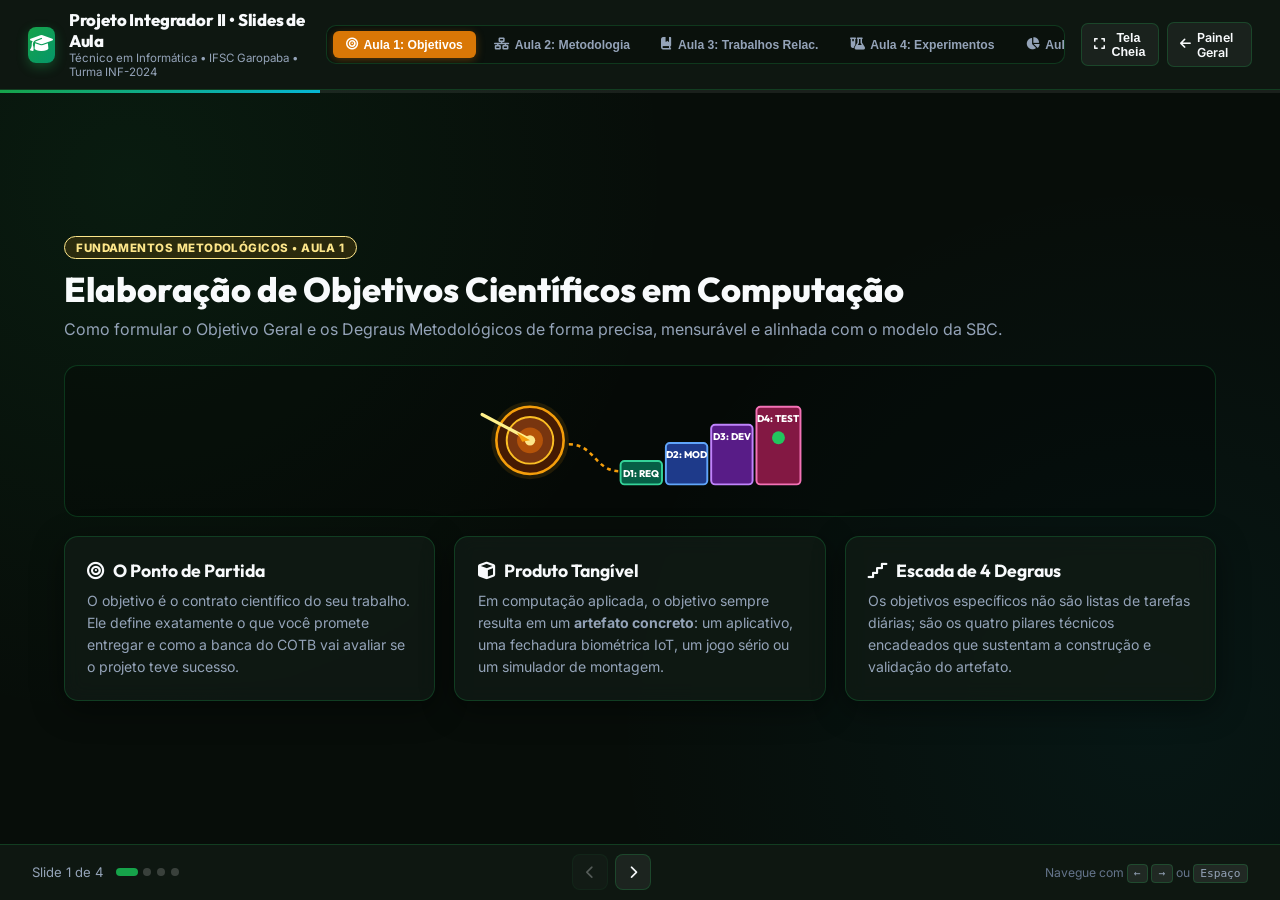
<file: 2026-2/slides-aulas/index.html>
<!DOCTYPE html>
<html lang="pt-BR" data-theme="dark">
<head>
  <meta charset="UTF-8">
  <meta name="viewport" content="width=device-width, initial-scale=1.0">
  <title>Slides Interativos das Aulas • Projeto Integrador II (IFSC Garopaba)</title>
  <meta name="description" content="Slides pedagógicos interativos para as aulas de Projeto Integrador II: Objetivos, Metodologia, Trabalhos Relacionados, Experimentos Científicos e Expressão de Resultados.">

  <!-- Google Fonts -->
  <link rel="preconnect" href="https://fonts.googleapis.com">
  <link rel="preconnect" href="https://fonts.gstatic.com" crossorigin>
  <link href="https://fonts.googleapis.com/css2?family=Inter:wght@300;400;500;600;700;800&family=Outfit:wght@500;600;700;800;900&family=Fira+Code:wght@400;500;600&display=swap" rel="stylesheet">
  
  <!-- FontAwesome Icons -->
  <link rel="stylesheet" href="https://cdnjs.cloudflare.com/ajax/libs/font-awesome/6.4.0/css/all.min.css">

  <style>
    :root, [data-theme="dark"] {
      --bg-dark: #070d09;
      --bg-surface: #0e1711;
      --bg-card: rgba(16, 27, 20, 0.85);
      --bg-card-hover: rgba(23, 38, 28, 0.95);
      --border-color: rgba(34, 197, 94, 0.22);
      --border-glow: rgba(34, 197, 94, 0.45);

      --ifsc-green: #16a34a;
      --ifsc-green-light: #4ade80;
      --ifsc-green-glow: rgba(34, 197, 94, 0.3);
      --ifsc-red: #ef4444;

      --accent-cyan: #06b6d4;
      --accent-cyan-light: #67e8f9;
      --accent-amber: #f59e0b;
      --accent-amber-light: #fde68a;
      --accent-purple: #a855f7;
      --accent-purple-light: #d8b4fe;
      --accent-blue: #3b82f6;
      --accent-blue-light: #93c5fd;

      --text-main: #f8fafc;
      --text-muted: #94a3b8;
      --text-dim: #64748b;

      --shadow-glass: 0 8px 32px 0 rgba(0, 0, 0, 0.45);
      --transition: all 0.28s cubic-bezier(0.4, 0, 0.2, 1);
    }

    [data-theme="light"] {
      --bg-dark: #f8fafc;
      --bg-surface: #ffffff;
      --bg-card: rgba(255, 255, 255, 0.95);
      --bg-card-hover: #ffffff;
      --border-color: rgba(22, 163, 74, 0.25);
      --border-glow: rgba(22, 163, 74, 0.5);

      --ifsc-green: #15803d;
      --ifsc-green-light: #16a34a;
      --ifsc-green-glow: rgba(22, 163, 74, 0.2);
      --ifsc-red: #dc2626;

      --accent-cyan: #0284c7;
      --accent-cyan-light: #38bdf8;
      --accent-amber: #d97706;
      --accent-amber-light: #f59e0b;
      --accent-purple: #7e22ce;
      --accent-purple-light: #a855f7;
      --accent-blue: #2563eb;
      --accent-blue-light: #3b82f6;

      --text-main: #0f172a;
      --text-muted: #475569;
      --text-dim: #94a3b8;

      --shadow-glass: 0 8px 24px 0 rgba(0, 0, 0, 0.08);
    }

    * { box-sizing: border-box; margin: 0; padding: 0; }

    body {
      font-family: 'Inter', sans-serif;
      background-color: var(--bg-dark);
      color: var(--text-main);
      overflow: hidden;
      height: 100vh;
      width: 100vw;
      display: flex;
      flex-direction: column;
      user-select: none;
      background-image: 
        radial-gradient(circle at 10% 20%, rgba(34, 197, 94, 0.08) 0%, transparent 40%),
        radial-gradient(circle at 90% 80%, rgba(6, 182, 212, 0.06) 0%, transparent 40%);
    }

    /* Top Navigation Header */
    header {
      background: var(--bg-surface);
      border-bottom: 1px solid var(--border-color);
      padding: 0.65rem 1.75rem;
      display: flex;
      justify-content: space-between;
      align-items: center;
      gap: 1rem;
      z-index: 100;
      backdrop-filter: blur(14px);
    }

    .brand-group {
      display: flex;
      align-items: center;
      gap: 0.85rem;
    }

    .logo-badge {
      width: 36px;
      height: 36px;
      background: linear-gradient(135deg, var(--ifsc-green) 0%, #059669 100%);
      color: white;
      display: flex;
      align-items: center;
      justify-content: center;
      border-radius: 8px;
      font-size: 1.15rem;
      box-shadow: 0 4px 12px var(--ifsc-green-glow);
    }

    .brand-title h1 {
      font-family: 'Outfit', sans-serif;
      font-size: 1.05rem;
      font-weight: 800;
      letter-spacing: -0.01em;
      line-height: 1.2;
    }

    .brand-title p {
      font-size: 0.72rem;
      color: var(--text-muted);
    }

    /* Lesson Navigation Pills */
    .lesson-nav-bar {
      display: flex;
      align-items: center;
      gap: 0.35rem;
      background: rgba(0, 0, 0, 0.25);
      padding: 0.3rem 0.4rem;
      border-radius: 10px;
      border: 1px solid var(--border-color);
      overflow-x: auto;
    }

    .lesson-tab {
      background: transparent;
      border: none;
      color: var(--text-muted);
      padding: 0.4rem 0.8rem;
      border-radius: 6px;
      font-size: 0.76rem;
      font-weight: 700;
      cursor: pointer;
      display: inline-flex;
      align-items: center;
      gap: 0.35rem;
      transition: var(--transition);
      white-space: nowrap;
    }

    .lesson-tab:hover {
      color: var(--text-main);
      background: rgba(255, 255, 255, 0.06);
    }

    .lesson-tab.active {
      background: var(--ifsc-green);
      color: #ffffff;
      box-shadow: 0 2px 8px var(--ifsc-green-glow);
    }
    .lesson-tab.active.cyan { background: #0284c7; box-shadow: 0 2px 8px rgba(2, 132, 199, 0.35); }
    .lesson-tab.active.purple { background: #7c3aed; box-shadow: 0 2px 8px rgba(124, 58, 237, 0.35); }
    .lesson-tab.active.green { background: #16a34a; box-shadow: 0 2px 8px rgba(22, 163, 74, 0.35); }
    .lesson-tab.active.blue { background: #2563eb; box-shadow: 0 2px 8px rgba(37, 99, 235, 0.35); }
    .lesson-tab.active.amber { background: #d97706; box-shadow: 0 2px 8px rgba(217, 119, 6, 0.35); }

    /* Header Actions */
    .header-actions {
      display: flex;
      align-items: center;
      gap: 0.5rem;
    }

    .btn-header {
      background: rgba(255, 255, 255, 0.05);
      border: 1px solid var(--border-color);
      color: var(--text-main);
      padding: 0.4rem 0.75rem;
      border-radius: 7px;
      font-size: 0.78rem;
      font-weight: 600;
      cursor: pointer;
      display: inline-flex;
      align-items: center;
      gap: 0.35rem;
      text-decoration: none;
      transition: var(--transition);
    }

    .btn-header:hover {
      background: var(--chip-bg);
      border-color: var(--ifsc-green-light);
      color: var(--ifsc-green-light);
    }

    /* Progress bar */
    .progress-bar-container {
      width: 100%;
      height: 3px;
      background: rgba(255, 255, 255, 0.08);
      position: relative;
    }

    .progress-bar-fill {
      height: 100%;
      background: linear-gradient(90deg, var(--ifsc-green) 0%, var(--accent-cyan) 100%);
      width: 20%;
      transition: width 0.3s ease;
    }

    /* Slide Viewport */
    .deck-container {
      flex: 1;
      position: relative;
      width: 100%;
      height: 100%;
      overflow: hidden;
    }

    .slide-wrapper {
      position: absolute;
      top: 0;
      left: 0;
      width: 100%;
      height: 100%;
      padding: 2.2rem 4rem;
      display: flex;
      flex-direction: column;
      justify-content: center;
      opacity: 0;
      visibility: hidden;
      transform: scale(0.97) translateY(18px);
      transition: opacity 0.38s ease, transform 0.38s ease, visibility 0.38s;
      overflow-y: auto;
    }

    .slide-wrapper.active {
      opacity: 1;
      visibility: visible;
      transform: scale(1) translateY(0);
    }

    /* Slide Elements */
    .slide-header {
      margin-bottom: 1.5rem;
      max-width: 950px;
    }

    .slide-tag {
      display: inline-flex;
      align-items: center;
      gap: 0.4rem;
      padding: 0.22rem 0.7rem;
      border-radius: 20px;
      font-size: 0.72rem;
      font-weight: 800;
      text-transform: uppercase;
      letter-spacing: 0.04em;
      margin-bottom: 0.6rem;
      border: 1px solid currentColor;
    }
    .slide-tag.amber { color: var(--accent-amber-light); background: rgba(245, 158, 11, 0.14); }
    .slide-tag.cyan { color: var(--accent-cyan-light); background: rgba(6, 182, 212, 0.14); }
    .slide-tag.purple { color: var(--accent-purple-light); background: rgba(168, 85, 247, 0.14); }
    .slide-tag.green { color: var(--ifsc-green-light); background: rgba(34, 197, 94, 0.14); }
    .slide-tag.blue { color: var(--accent-blue-light); background: rgba(59, 130, 246, 0.14); }

    .slide-title {
      font-family: 'Outfit', sans-serif;
      font-size: 2.15rem;
      font-weight: 800;
      line-height: 1.2;
      color: var(--text-main);
      margin-bottom: 0.4rem;
    }

    .slide-subtitle {
      font-size: 1rem;
      color: var(--text-muted);
      line-height: 1.5;
    }

    /* Grids & Cards */
    .grid-2 {
      display: grid;
      grid-template-columns: 1fr 1fr;
      gap: 1.5rem;
      align-items: stretch;
    }

    .grid-3 {
      display: grid;
      grid-template-columns: repeat(3, 1fr);
      gap: 1.2rem;
    }

    .grid-4 {
      display: grid;
      grid-template-columns: repeat(4, 1fr);
      gap: 1rem;
    }

    .card-box {
      background: var(--bg-card);
      border: 1px solid var(--border-color);
      border-radius: 14px;
      padding: 1.4rem;
      box-shadow: var(--shadow-glass);
      backdrop-filter: blur(10px);
      transition: var(--transition);
      display: flex;
      flex-direction: column;
    }

    .card-box:hover {
      border-color: var(--border-glow);
      transform: translateY(-2px);
    }

    .card-box h3, .card-box h4 {
      font-family: 'Outfit', sans-serif;
      font-size: 1.1rem;
      font-weight: 700;
      margin-bottom: 0.5rem;
      display: flex;
      align-items: center;
      gap: 0.5rem;
    }

    .card-box p {
      font-size: 0.88rem;
      color: var(--text-muted);
      line-height: 1.55;
    }

    /* Visual Cliparts and Diagrams */
    .clipart-hero-box {
      background: rgba(0, 0, 0, 0.25);
      border: 1px solid var(--border-color);
      border-radius: 14px;
      padding: 1.25rem;
      display: flex;
      align-items: center;
      justify-content: center;
      margin-bottom: 1.2rem;
    }

    .clipart-hero-box svg {
      width: 100%;
      max-height: 110px;
    }

    /* Comparison Box (Wrong vs Correct) */
    .compare-container {
      display: grid;
      grid-template-columns: 1fr 1fr;
      gap: 1.25rem;
      margin-top: 0.5rem;
    }

    .compare-side {
      padding: 1.25rem;
      border-radius: 12px;
      border: 1px solid;
    }

    .compare-side.wrong {
      background: rgba(239, 68, 68, 0.06);
      border-color: rgba(239, 68, 68, 0.35);
    }

    .compare-side.correct {
      background: rgba(34, 197, 94, 0.06);
      border-color: rgba(34, 197, 94, 0.35);
    }

    .compare-title {
      font-weight: 800;
      font-size: 0.95rem;
      margin-bottom: 0.6rem;
      display: flex;
      align-items: center;
      gap: 0.4rem;
    }
    .compare-side.wrong .compare-title { color: #f87171; }
    .compare-side.correct .compare-title { color: #4ade80; }

    .compare-side ul {
      padding-left: 1.2rem;
      font-size: 0.85rem;
      color: var(--text-muted);
      line-height: 1.55;
    }

    /* Highlight Banner */
    .highlight-banner {
      background: linear-gradient(135deg, rgba(34, 197, 94, 0.15) 0%, rgba(6, 182, 212, 0.12) 100%);
      border: 1px solid rgba(34, 197, 94, 0.35);
      border-radius: 12px;
      padding: 1.1rem 1.4rem;
      margin-top: 1rem;
      display: flex;
      align-items: center;
      gap: 1rem;
    }

    .highlight-icon {
      font-size: 1.6rem;
      color: var(--ifsc-green-light);
      flex-shrink: 0;
    }

    .highlight-text {
      font-size: 0.88rem;
      color: var(--text-main);
      line-height: 1.5;
    }

    /* Bottom Controls */
    footer {
      background: var(--bg-surface);
      border-top: 1px solid var(--border-color);
      padding: 0.6rem 2rem;
      display: flex;
      justify-content: space-between;
      align-items: center;
      z-index: 100;
    }

    .footer-left {
      display: flex;
      align-items: center;
      gap: 0.8rem;
      font-size: 0.82rem;
      color: var(--text-muted);
    }

    .slide-dots {
      display: flex;
      align-items: center;
      gap: 0.35rem;
    }

    .dot {
      width: 8px;
      height: 8px;
      border-radius: 50%;
      background: rgba(255, 255, 255, 0.18);
      cursor: pointer;
      transition: var(--transition);
    }

    .dot.active {
      width: 22px;
      border-radius: 10px;
      background: var(--ifsc-green);
    }

    .footer-center {
      display: flex;
      align-items: center;
      gap: 0.4rem;
    }

    .btn-nav {
      background: rgba(255, 255, 255, 0.06);
      border: 1px solid var(--border-color);
      color: var(--text-main);
      width: 36px;
      height: 36px;
      border-radius: 8px;
      display: flex;
      align-items: center;
      justify-content: center;
      cursor: pointer;
      transition: var(--transition);
    }

    .btn-nav:hover:not(:disabled) {
      background: var(--ifsc-green);
      color: #ffffff;
      border-color: var(--ifsc-green);
      transform: scale(1.05);
    }

    .btn-nav:disabled {
      opacity: 0.3;
      cursor: not-allowed;
    }

    .footer-right {
      display: flex;
      align-items: center;
      gap: 0.6rem;
      font-size: 0.76rem;
      color: var(--text-dim);
    }

    .kbd-shortcut {
      background: rgba(255, 255, 255, 0.08);
      border: 1px solid var(--border-color);
      padding: 0.15rem 0.4rem;
      border-radius: 4px;
      font-family: monospace;
      font-size: 0.7rem;
      color: var(--text-muted);
    }

    /* Responsive */
    @media (max-width: 900px) {
      .grid-2, .grid-3, .grid-4, .compare-container {
        grid-template-columns: 1fr;
      }
      .slide-wrapper {
        padding: 1.5rem 1.5rem;
      }
      .slide-title {
        font-size: 1.6rem;
      }
      header {
        padding: 0.5rem 1rem;
      }
    }
  </style>
</head>
<body>

  <!-- Top Bar -->
  <header>
    <div class="brand-group">
      <div class="logo-badge"><i class="fa-solid fa-graduation-cap"></i></div>
      <div class="brand-title">
        <h1>Projeto Integrador II • Slides de Aula</h1>
        <p>Técnico em Informática • IFSC Garopaba • Turma INF-2024</p>
      </div>
    </div>

    <!-- Navegação entre Aulas -->
    <div class="lesson-nav-bar" id="lessonNavBar">
      <button class="lesson-tab active amber" onclick="mudarAula('1')">
        <i class="fa-solid fa-bullseye"></i> Aula 1: Objetivos
      </button>
      <button class="lesson-tab cyan" onclick="mudarAula('2')">
        <i class="fa-solid fa-network-wired"></i> Aula 2: Metodologia
      </button>
      <button class="lesson-tab purple" onclick="mudarAula('3')">
        <i class="fa-solid fa-book-bookmark"></i> Aula 3: Trabalhos Relac.
      </button>
      <button class="lesson-tab green" onclick="mudarAula('4')">
        <i class="fa-solid fa-flask-vial"></i> Aula 4: Experimentos
      </button>
      <button class="lesson-tab blue" onclick="mudarAula('5')">
        <i class="fa-solid fa-chart-pie"></i> Aula 5: Resultados
      </button>
      <button class="lesson-tab amber" onclick="mudarAula('cotb')">
        <i class="fa-solid fa-umbrella-beach"></i> COTB 2027
      </button>
    </div>

    <!-- Ações Topo -->
    <div class="header-actions">
      <button class="btn-header" onclick="alternarTelaCheia()" title="Alternar Modo Tela Cheia (F11)">
        <i class="fa-solid fa-expand"></i> Tela Cheia
      </button>
      <a href="../index.html" class="btn-header" title="Voltar ao Dashboard Principal">
        <i class="fa-solid fa-arrow-left"></i> Painel Geral
      </a>
    </div>
  </header>

  <!-- Progress Bar Top -->
  <div class="progress-bar-container">
    <div class="progress-bar-fill" id="progressBar"></div>
  </div>

  <!-- Deck Viewport -->
  <main class="deck-container" id="deckContainer">
    <!-- Slides são injetados/alternados dinamicamente via JavaScript -->
  </main>

  <!-- Bottom Navigation Bar -->
  <footer>
    <div class="footer-left">
      <span id="slideCounter">Slide 1 de 5</span>
      <div class="slide-dots" id="slideDots"></div>
    </div>

    <div class="footer-center">
      <button class="btn-nav" id="btnPrev" onclick="slideAnterior()" title="Slide Anterior (Seta Esquerda)">
        <i class="fa-solid fa-chevron-left"></i>
      </button>
      <button class="btn-nav" id="btnNext" onclick="proximoSlide()" title="Próximo Slide (Seta Direita ou Espaço)">
        <i class="fa-solid fa-chevron-right"></i>
      </button>
    </div>

    <div class="footer-right">
      <span>Navegue com <span class="kbd-shortcut">←</span> <span class="kbd-shortcut">→</span> ou <span class="kbd-shortcut">Espaço</span></span>
    </div>
  </footer>

  <!-- Banco de Slides das Aulas em Objeto JS -->
  <script>
    const AULAS_DATA = {
      // ==========================================
      // AULA 1: ELABORAÇÃO DE OBJETIVOS
      // ==========================================
      '1': {
        nome: 'Aula 1: Elaboração de Objetivos',
        tagCor: 'amber',
        slides: [
          {
            tag: 'Fundamentos Metodológicos • Aula 1',
            titulo: 'Elaboração de Objetivos Científicos em Computação',
            subtitulo: 'Como formular o Objetivo Geral e os Degraus Metodológicos de forma precisa, mensurável e alinhada com o modelo da SBC.',
            html: `
              <div class="clipart-hero-box">
                <svg viewBox="0 0 280 85" fill="none">
                  <circle cx="55" cy="42" r="30" fill="rgba(245, 158, 11, 0.12)" />
                  <circle cx="55" cy="42" r="26" fill="#451a03" stroke="#f59e0b" stroke-width="2" />
                  <circle cx="55" cy="42" r="18" fill="#78350f" stroke="#fbbf24" stroke-width="1.5" />
                  <circle cx="55" cy="42" r="10" fill="#b45309" />
                  <circle cx="55" cy="42" r="4" fill="#fde68a" />
                  <line x1="18" y1="22" x2="52" y2="40" stroke="#fef08a" stroke-width="2.5" stroke-linecap="round" />
                  <polygon points="55,42 45,36 49,43" fill="#f59e0b" />
                  <path d="M 85 45 C 105 45 105 66 125 66" stroke="#f59e0b" stroke-width="2" stroke-dasharray="3 3" />
                  <rect x="125" y="58" width="32" height="18" rx="3" fill="#065f46" stroke="#34d399" stroke-width="1.5" />
                  <text x="141" y="70" font-family="'Outfit'" font-size="7.5" font-weight="800" fill="#ffffff" text-anchor="middle">D1: REQ</text>
                  <rect x="160" y="44" width="32" height="32" rx="3" fill="#1e3a8a" stroke="#60a5fa" stroke-width="1.5" />
                  <text x="176" y="56" font-family="'Outfit'" font-size="7.5" font-weight="800" fill="#ffffff" text-anchor="middle">D2: MOD</text>
                  <rect x="195" y="30" width="32" height="46" rx="3" fill="#581c87" stroke="#c084fc" stroke-width="1.5" />
                  <text x="211" y="42" font-family="'Outfit'" font-size="7.5" font-weight="800" fill="#ffffff" text-anchor="middle">D3: DEV</text>
                  <rect x="230" y="16" width="34" height="60" rx="3" fill="#831843" stroke="#f472b6" stroke-width="1.5" />
                  <text x="247" y="28" font-family="'Outfit'" font-size="7.5" font-weight="800" fill="#ffffff" text-anchor="middle">D4: TEST</text>
                  <circle cx="247" cy="40" r="5" fill="#22c55e" />
                </svg>
              </div>
              <div class="grid-3">
                <div class="card-box">
                  <h3><i class="fa-solid fa-bullseye text-amber"></i> O Ponto de Partida</h3>
                  <p>O objetivo é o contrato científico do seu trabalho. Ele define exatamente o que você promete entregar e como a banca do COTB vai avaliar se o projeto teve sucesso.</p>
                </div>
                <div class="card-box">
                  <h3><i class="fa-solid fa-cube text-cyan"></i> Produto Tangível</h3>
                  <p>Em computação aplicada, o objetivo sempre resulta em um <strong>artefato concreto</strong>: um aplicativo, uma fechadura biométrica IoT, um jogo sério ou um simulador de montagem.</p>
                </div>
                <div class="card-box">
                  <h3><i class="fa-solid fa-stairs text-green"></i> Escada de 4 Degraus</h3>
                  <p>Os objetivos específicos não são listas de tarefas diárias; são os quatro pilares técnicos encadeados que sustentam a construção e validação do artefato.</p>
                </div>
              </div>
            `
          },
          {
            tag: 'A Fórmula Matemática • Aula 1',
            titulo: 'A Fórmula do Objetivo Geral em 4 Critérios',
            subtitulo: 'Todo objetivo geral aprovado em conferências da SBC deve conter os 4 componentes obrigatórios em uma única frase:',
            html: `
              <div class="grid-4" style="margin-bottom: 1.25rem;">
                <div class="card-box" style="border-left: 4px solid var(--ifsc-green);">
                  <span style="font-size: 0.72rem; font-weight: 800; color: var(--ifsc-green); text-transform: uppercase;">1. Critério</span>
                  <h4 style="color: var(--ifsc-green-light); margin: 0.2rem 0 0.4rem;">[Verbo de Ação]</h4>
                  <p style="font-size: 0.8rem;">Sempre no infinitivo. Ex.: <em>Desenvolver</em>, <em>Implementar</em>, <em>Construir</em>, <em>Projetar</em>.</p>
                </div>
                <div class="card-box" style="border-left: 4px solid var(--accent-cyan);">
                  <span style="font-size: 0.72rem; font-weight: 800; color: var(--accent-cyan); text-transform: uppercase;">2. Critério</span>
                  <h4 style="color: var(--accent-cyan-light); margin: 0.2rem 0 0.4rem;">[Produto Tangível]</h4>
                  <p style="font-size: 0.8rem;">O artefato exato que será criado. Ex.: <em>um aplicativo web de scout de voleibol</em>.</p>
                </div>
                <div class="card-box" style="border-left: 4px solid var(--accent-purple);">
                  <span style="font-size: 0.72rem; font-weight: 800; color: var(--accent-purple); text-transform: uppercase;">3. Critério</span>
                  <h4 style="color: var(--accent-purple-light); margin: 0.2rem 0 0.4rem;">[Público / Contexto]</h4>
                  <p style="font-size: 0.8rem;">Quem usará e onde. Ex.: <em>para equipes escolares e amadoras da região de Garopaba</em>.</p>
                </div>
                <div class="card-box" style="border-left: 4px solid var(--accent-amber);">
                  <span style="font-size: 0.72rem; font-weight: 800; color: var(--accent-amber); text-transform: uppercase;">4. Critério</span>
                  <h4 style="color: var(--accent-amber-light); margin: 0.2rem 0 0.4rem;">[Propósito / Impacto]</h4>
                  <p style="font-size: 0.8rem;">O problema resolvido. Ex.: <em>visando acelerar o registro tático e gerar relatórios em tempo real</em>.</p>
                </div>
              </div>

              <div class="highlight-banner">
                <i class="fa-solid fa-quote-left highlight-icon"></i>
                <div class="highlight-text">
                  <strong>Exemplo Completo Consolidado:</strong><br>
                  <em>"<strong>Desenvolver</strong> [1] <strong>uma fechadura biométrica automatizada baseada em IoT</strong> [2] <strong>para os laboratórios de informática do IFSC Câmpus Garopaba</strong> [3], <strong>visando mitigar o extravio de chaves físicas e registrar logs de acesso em tempo real</strong> [4]."</em>
                </div>
              </div>
            `
          },
          {
            tag: 'Engenharia de Software • Aula 1',
            titulo: 'Os 4 Degraus Metodológicos (D1 a D4)',
            subtitulo: 'Os objetivos específicos são a esteira técnica encadeada para realizar o objetivo geral:',
            html: `
              <div class="grid-2">
                <div class="card-box" style="border-color: rgba(16, 185, 129, 0.4);">
                  <div style="display: flex; justify-content: space-between; align-items: center; margin-bottom: 0.4rem;">
                    <span style="font-size: 0.75rem; font-weight: 800; color: var(--ifsc-green);">DEGRAU D1</span>
                    <i class="fa-solid fa-list-check text-green"></i>
                  </div>
                  <h4>Levantamento de Requisitos &amp; Diagnóstico</h4>
                  <p>Mapear dores dos usuários, entrevistar os interessados e especificar os Requisitos Funcionais (RF) e Não Funcionais (RNF) do sistema.</p>
                </div>

                <div class="card-box" style="border-color: rgba(6, 182, 212, 0.4);">
                  <div style="display: flex; justify-content: space-between; align-items: center; margin-bottom: 0.4rem;">
                    <span style="font-size: 0.75rem; font-weight: 800; color: var(--accent-cyan);">DEGRAU D2</span>
                    <i class="fa-solid fa-diagram-project text-cyan"></i>
                  </div>
                  <h4>Modelagem Conceitual &amp; Arquitetura (draw.io)</h4>
                  <p>Criar os diagramas de arquitetura, fluxo de dados, modelo entidade-relacionamento (DER) e wireframes de interface no Canva ou Figma.</p>
                </div>

                <div class="card-box" style="border-color: rgba(168, 85, 247, 0.4);">
                  <div style="display: flex; justify-content: space-between; align-items: center; margin-bottom: 0.4rem;">
                    <span style="font-size: 0.75rem; font-weight: 800; color: var(--accent-purple);">DEGRAU D3</span>
                    <i class="fa-solid fa-code text-purple"></i>
                  </div>
                  <h4>Implementação Tecnológica &amp; Repositório</h4>
                  <p>Construir o artefato no código (Python, Godot, Flask, React, SQLite), versionado com commits semânticos no GitHub da equipe.</p>
                </div>

                <div class="card-box" style="border-color: rgba(245, 158, 11, 0.4);">
                  <div style="display: flex; justify-content: space-between; align-items: center; margin-bottom: 0.4rem;">
                    <span style="font-size: 0.75rem; font-weight: 800; color: var(--accent-amber);">DEGRAU D4</span>
                    <i class="fa-solid fa-flask-vial text-amber"></i>
                  </div>
                  <h4>Validação Empírica &amp; Testes</h4>
                  <p>Executar os 4 experimentos práticos, coletar métricas numéricas (tempo, FPS, latência, Escala SUS) e demonstrar eficácia com gráficos.</p>
                </div>
              </div>
            `
          },
          {
            tag: 'Comparativo Prático • Aula 1',
            titulo: 'Erros Clássicos vs. Formulação Científica Correta',
            subtitulo: 'Identifique os vícios comuns de escrita e veja a transformação direta para o padrão aceito no COTB:',
            html: `
              <div class="compare-container">
                <div class="compare-side wrong">
                  <div class="compare-title"><i class="fa-solid fa-xmark"></i> O que NÃO fazer (Amador / Tarefa Pessoal)</div>
                  <ul>
                    <li><em>"Pesquisar sobre fechaduras e comprar peças na internet."</em> &rarr; Comprar peças é atividade de rotina, não objetivo científico.</li>
                    <li><em>"Aprender a linguagem Python e Godot."</em> &rarr; O aprendizado é benefício pessoal do estudante, o artigo avalia o artefato gerado.</li>
                    <li><em>"Fazer um site muito bonito para ajudar as pessoas."</em> &rarr; Adjetivos vagos e sem critérios numéricos de sucesso.</li>
                  </ul>
                </div>

                <div class="compare-side correct">
                  <div class="compare-title"><i class="fa-solid fa-check"></i> Formulação Correta (Padrão SBC)</div>
                  <ul>
                    <li><em>"Implementar a integração de telemetria entre sensores BME280 e microcontrolador ESP32 via protocolo I2C."</em></li>
                    <li><em>"Modelar a arquitetura lógica do simulador pedagógico em três camadas desacopladas no Godot Engine."</em></li>
                    <li><em>"Avaliar a usabilidade do aplicativo com 15 voluntários por meio da System Usability Scale (SUS)."</em></li>
                  </ul>
                </div>
              </div>
            `
          }
        ]
      },

      // ==========================================
      // AULA 2: METODOLOGIA EM COMPUTAÇÃO
      // ==========================================
      '2': {
        nome: 'Aula 2: Metodologia em Computação',
        tagCor: 'cyan',
        slides: [
          {
            tag: 'Engenharia & Ciência • Aula 2',
            titulo: 'Metodologia Científica em Computação e Informática',
            subtitulo: 'Como descrever a esteira de desenvolvimento do artefato e fundamentar a pesquisa empírica no template do COTB 2027 (ACM, duas colunas).',
            html: `
              <div class="clipart-hero-box">
                <svg viewBox="0 0 280 85" fill="none">
                  <circle cx="45" cy="42" r="30" fill="rgba(6, 182, 212, 0.12)" />
                  <circle cx="140" cy="42" r="28" fill="rgba(34, 197, 94, 0.12)" />
                  <circle cx="235" cy="42" r="30" fill="rgba(99, 102, 241, 0.12)" />
                  <path d="M 60 42 H 95" stroke="#22d3ee" stroke-width="2" stroke-dasharray="3 3" />
                  <path d="M 143 42 H 175" stroke="#34d399" stroke-width="2" stroke-dasharray="3 3" />
                  <path d="M 209 42 H 222" stroke="#818cf8" stroke-width="2" stroke-dasharray="3 3" />
                  <rect x="20" y="24" width="40" height="36" rx="5" fill="#083344" stroke="#06b6d4" stroke-width="1.6" />
                  <rect x="25" y="28" width="30" height="18" rx="3" fill="#0e7490" />
                  <text x="40" y="69.5" font-family="'Outfit'" font-size="6" font-weight="800" fill="#a7f3d0" text-anchor="middle">SETUP / HW</text>
                  <rect x="95" y="20" width="48" height="44" rx="6" fill="#064e3b" stroke="#10b981" stroke-width="1.6" />
                  <text x="119" y="73.5" font-family="'Outfit'" font-size="6" font-weight="800" fill="#6ee7b7" text-anchor="middle">DRAW.IO</text>
                  <rect x="175" y="24" width="34" height="36" rx="5" fill="#1e1b4b" stroke="#6366f1" stroke-width="1.6" />
                  <text x="192" y="69.5" font-family="'Outfit'" font-size="6" font-weight="800" fill="#c7d2fe" text-anchor="middle">GITHUB</text>
                  <rect x="222" y="18" width="46" height="48" rx="6" fill="#1e293b" stroke="#38bdf8" stroke-width="1.6" />
                  <text x="245" y="75.5" font-family="'Outfit'" font-size="5.8" font-weight="800" fill="#38bdf8" text-anchor="middle">REPRODUTIV.</text>
                </svg>
              </div>
              <div class="grid-3">
                <div class="card-box">
                  <h3><i class="fa-solid fa-layer-group text-cyan"></i> DSR & Pesquisa Aplicada</h3>
                  <p>Adota-se a metodologia baseada em <em>Design Science Research</em>: a resposta científica reside no desenvolvimento rigoroso de um artefato para solucionar um problema prático.</p>
                </div>
                <div class="card-box">
                  <h3><i class="fa-solid fa-diagram-project text-green"></i> Diagrama Arquitetural</h3>
                  <p>Todo artigo de computação na SBC <strong>exige a Figura 1</strong> ilustrando a arquitetura: Frontend, Backend, Banco de Dados, Sensores e Protocolos de Rede.</p>
                </div>
                <div class="card-box">
                  <h3><i class="fa-solid fa-sliders text-purple"></i> Reprodutibilidade</h3>
                  <p>Outro pesquisador deve ser capaz de ler a sua metodologia, montar o mesmo setup e reproduzir exatamente os mesmos experimentos com os mesmos dados.</p>
                </div>
              </div>
            `
          },
          {
            tag: 'Estrutura do Texto • Aula 2',
            titulo: 'A Anatomia da Seção de Metodologia no Artigo',
            subtitulo: 'Como organizar os parágrafos e subseções dentro do template do COTB 2027 no Overleaf:',
            html: `
              <div class="grid-2">
                <div class="card-box" style="border-left: 4px solid var(--accent-cyan);">
                  <h4>§1. Classificação da Pesquisa &amp; Pipeline</h4>
                  <p>Abertura situando a natureza da pesquisa aplicada, experimental e quantitativa. Citação da esteira iterativa em 4 etapas (Requisitos, Modelagem, Implementação e Testes).</p>
                </div>
                <div class="card-box" style="border-left: 4px solid var(--ifsc-green);">
                  <h4>§2. Caracterização do Setup &amp; Hardware</h4>
                  <p>Especificação detalhada de dispositivos físicos: modelo do Raspberry Pi, sensores IoT, câmeras, SO (ex: Ubuntu 22.04 LTS), linguagens (Python 3.11) e bibliotecas com versões.</p>
                </div>
                <div class="card-box" style="border-left: 4px solid var(--accent-purple);">
                  <h4>§3. Arquitetura e Modelagem do Sistema</h4>
                  <p>Referência direta à Figura 1 do draw.io. Descrição dos componentes, fluxo síncrono/assíncrono das mensagens e padrão de projeto (ex.: MVC, Microsserviços, Pub/Sub).</p>
                </div>
                <div class="card-box" style="border-left: 4px solid var(--accent-amber);">
                  <h4>§4. Protocolo Experimental &amp; Métricas</h4>
                  <p>Descrição dos 4 experimentos controlados: perfil dos voluntários, tempo de execução, métricas coletadas, critérios éticos e preparo para a Seção de Resultados.</p>
                </div>
              </div>
            `
          },
          {
            tag: 'Variáveis & Setup • Aula 2',
            titulo: 'Isolamento de Variáveis: O Segredo da Ciência',
            subtitulo: 'Sem variáveis isoladas, o experimento não tem validade científica. Entenda os três tipos:',
            html: `
              <div class="grid-3">
                <div class="card-box" style="border-top: 4px solid #38bdf8;">
                  <h4 style="color: #38bdf8;"><i class="fa-solid fa-wand-magic-sparkles"></i> Variável Independente (VI)</h4>
                  <strong style="font-size: 0.85rem; color: var(--text-main);">O que o pesquisador altera:</strong>
                  <p style="margin-top: 0.4rem;">Fator manipulado sistematicamente para observar o efeito. Ex.: taxa de bitrate do vídeo (360p vs 1080p), tipo de iluminação ou perfil de usuário (novato vs experiente).</p>
                </div>

                <div class="card-box" style="border-top: 4px solid #22c55e;">
                  <h4 style="color: #22c55e;"><i class="fa-solid fa-chart-line"></i> Variável Dependente (VD)</h4>
                  <strong style="font-size: 0.85rem; color: var(--text-main);">O que é medido numericamente:</strong>
                  <p style="margin-top: 0.4rem;">O resultado empírico registrado. Ex.: tempo de resposta (ms), taxa de quadros (FPS), consumo de RAM (MB), ou pontuação na escala SUS (0 a 100).</p>
                </div>

                <div class="card-box" style="border-top: 4px solid #c084fc;">
                  <h4 style="color: #c084fc;"><i class="fa-solid fa-shield-halved"></i> Variáveis de Controle (VC)</h4>
                  <strong style="font-size: 0.85rem; color: var(--text-main);">O que se mantém idêntico:</strong>
                  <p style="margin-top: 0.4rem;">Condições que NÃO podem variar durante os testes. Ex.: mesma rede Wi-Fi cabeada, mesmo modelo de computador, mesmo conjunto de dados de teste.</p>
                </div>
              </div>
            `
          }
        ]
      },

      // ==========================================
      // AULA 3: TRABALHOS RELACIONADOS
      // ==========================================
      '3': {
        nome: 'Aula 3: Trabalhos Relacionados',
        tagCor: 'purple',
        slides: [
          {
            tag: 'Revisão Bibliográfica • Aula 3',
            titulo: 'Mapeamento do Estado da Arte & Trabalhos Relacionados',
            subtitulo: 'Como situar sua pesquisa na literatura científica e provar a originalidade da sua proposta.',
            html: `
              <div class="clipart-hero-box">
                <svg viewBox="0 0 280 85" fill="none">
                  <circle cx="50" cy="42" r="30" fill="rgba(168, 85, 247, 0.12)" />
                  <path d="M 32 32 C 45 28 65 30 75 35 L 75 62 C 65 57 45 55 32 59 Z" fill="#3b0764" stroke="#a855f7" stroke-width="1.5" />
                  <path d="M 118 32 C 105 28 85 30 75 35 L 75 62 C 85 57 105 55 118 59 Z" fill="#2e1065" stroke="#a855f7" stroke-width="1.5" />
                  <circle cx="140" cy="38" r="16" fill="rgba(147, 51, 234, 0.25)" stroke="#c084fc" stroke-width="2.5" />
                  <line x1="152" y1="49" x2="165" y2="62" stroke="#c084fc" stroke-width="3.5" stroke-linecap="round" />
                  <rect x="180" y="24" width="70" height="42" rx="6" fill="#1e1b4b" stroke="#818cf8" stroke-width="1.5" />
                  <text x="239" y="29" font-family="'Outfit'" font-size="8.5" font-weight="700" fill="#ffffff" text-anchor="middle">\\cite[1]</text>
                </svg>
              </div>
              <div class="grid-3">
                <div class="card-box">
                  <h3><i class="fa-solid fa-magnifying-glass text-purple"></i> Por que mapear?</h3>
                  <p>Nenhum projeto nasce do vácuo. Mostrar o que outros já fizeram comprova que você domina o tema e identifica as limitações das soluções existentes.</p>
                </div>
                <div class="card-box">
                  <h3><i class="fa-solid fa-table-list text-cyan"></i> Quadro Comparativo</h3>
                  <p>A melhor ferramenta é uma tabela comparativa com critérios técnicos (custo, IA local, offline, usabilidade) confrontando sua proposta com 3 a 4 artigos correlatos.</p>
                </div>
                <div class="card-box">
                  <h3><i class="fa-solid fa-code-compare text-green"></i> Conectivos de Contraste</h3>
                  <p>A redação não é um resumo solto; é uma discussão crítica usando conectivos como <em>"Diferentemente de Silva (2022)..."</em> e <em>"Enquanto Santos (2021) foca em..."</em>.</p>
                </div>
              </div>
            `
          },
          {
            tag: 'Fontes Científicas • Aula 3',
            titulo: 'Onde Encontrar Artigos Válidos para o Artigo',
            subtitulo: 'Fontes abertas recomendadas para pesquisar trabalhos correlatos em computação:',
            html: `
              <div class="grid-2">
                <div class="card-box">
                  <h4><i class="fa-brands fa-google text-cyan"></i> Google Acadêmico (Scholar)</h4>
                  <p>Maior base acadêmica mundial. Use operadores booleanos: <code>"streaming adaptativo" AND "qoe" AND "voleibol"</code> para refinar a busca.</p>
                </div>
                <div class="card-box">
                  <h4><i class="fa-solid fa-umbrella-beach text-amber"></i> Anais do COTB (UNIVALI)</h4>
                  <p>Publicações das edições anteriores do Computer on the Beach. Ideal para entender a linguagem e o escopo exato que a comissão do evento busca.</p>
                </div>
                <div class="card-box">
                  <h4><i class="fa-solid fa-book-open text-purple"></i> SBC OpenLib (SOL)</h4>
                  <p>Biblioteca digital oficial da Sociedade Brasileira de Computação contendo artigos do CSBC, WebMedia, ERRC e simpósios nacionais.</p>
                </div>
                <div class="card-box">
                  <h4><i class="fa-solid fa-graduation-cap text-green"></i> SciELO &amp; Periódicos CAPES</h4>
                  <p>Repositórios científicos revisados por pares com artigos em português e inglês de alto impacto nas ciências exatas e engenharias.</p>
                </div>
              </div>
            `
          }
        ]
      },

      // ==========================================
      // AULA 4: EXPERIMENTOS CIENTÍFICOS
      // ==========================================
      '4': {
        nome: 'Aula 4: Experimentos Científicos',
        tagCor: 'green',
        slides: [
          {
            tag: 'Protocolos de Teste • Aula 4',
            titulo: 'Experimentos Científicos em Computação: Do Código à Evidência',
            subtitulo: 'Como transformar um artefato funcional em pesquisa científica quantitativa e empírica.',
            html: `
              <div class="clipart-hero-box">
                <svg viewBox="0 0 280 85" fill="none">
                  <circle cx="65" cy="45" r="32" fill="rgba(34, 197, 94, 0.12)" />
                  <path d="M 58 20 L 72 20 L 72 32 L 86 58 C 89 63 85 68 79 68 L 51 68 C 45 68 41 63 44 58 L 58 32 Z" fill="#064e3b" stroke="#22c55e" stroke-width="2" />
                  <rect x="115" y="24" width="46" height="42" rx="6" fill="#065f46" stroke="#34d399" stroke-width="1.5" />
                  <path d="M 87 56 H 115" stroke="#10b981" stroke-width="2" stroke-dasharray="3 3" />
                  <circle cx="218" cy="45" r="24" fill="#134e4a" stroke="#2dd4bf" stroke-width="2" />
                  <text x="218" y="64" font-family="'Outfit'" font-size="7.5" font-weight="800" fill="#ffffff" text-anchor="middle">METRICS</text>
                </svg>
              </div>
              <div class="grid-3">
                <div class="card-box">
                  <h3><i class="fa-solid fa-bolt text-amber"></i> O Choque de Realidade</h3>
                  <p>Desenvolver software é apenas construir o artefato. A <strong>Ciência</strong> começa quando submetemos esse artefato a estímulos e medimos os dados resultantes.</p>
                </div>
                <div class="card-box">
                  <h3><i class="fa-solid fa-stopwatch text-cyan"></i> Métricas Numéricas</h3>
                  <p>Sem números, não há validação. Todo experimento precisa de unidades claras: segundos (s), milissegundos (ms), FPS, percentual (%) ou pontos SUS (0-100).</p>
                </div>
                <div class="card-box">
                  <h3><i class="fa-solid fa-chart-line text-green"></i> O Ciclo em 5 Passos</h3>
                  <p>Pergunta de pesquisa &rarr; Hipótese &rarr; Cenário de Teste &rarr; Coleta de Dados Brutos &rarr; Gráficos e Conclusão.</p>
                </div>
              </div>
            `
          },
          {
            tag: 'Os 3 Tipos • Aula 4',
            titulo: 'Os 3 Tipos de Experimento em Computação Aplicada',
            subtitulo: 'Todo projeto de PI-II se enquadra em ao menos um dos seguintes formatos empíricos:',
            html: `
              <div class="grid-3">
                <div class="card-box" style="border-top: 4px solid var(--accent-cyan);">
                  <h4 style="color: var(--accent-cyan-light);"><i class="fa-solid fa-microchip"></i> 1. Desempenho &amp; Benchmark</h4>
                  <p>Medição de recursos computacionais internos. Ex.: tempo de resposta do modelo local LM Studio, taxa de quadros (FPS) no Godot, consumo de CPU e RAM.</p>
                </div>
                <div class="card-box" style="border-top: 4px solid var(--ifsc-green);">
                  <h4 style="color: var(--ifsc-green-light);"><i class="fa-solid fa-network-wired"></i> 2. Rede, Carga &amp; IoT</h4>
                  <p>Submissão do sistema a condições adversas de tráfego. Ex.: transmissão HLS com bitrate adaptativo no JifTV, perda de pacotes e latência de sensor BME280.</p>
                </div>
                <div class="card-box" style="border-top: 4px solid var(--accent-purple);">
                  <h4 style="color: var(--accent-purple-light);"><i class="fa-solid fa-users"></i> 3. Usabilidade &amp; Usuários (SUS)</h4>
                  <p>Avaliação empírica com voluntários reais. Aplicação da <em>System Usability Scale</em> (SUS 0-100), tempo de conclusão da tarefa e contagem de cliques incorretos.</p>
                </div>
              </div>
            `
          }
        ]
      },

      // ==========================================
      // AULA 5: EXPRESSÃO DE RESULTADOS
      // ==========================================
      '5': {
        nome: 'Aula 5: Expressão de Resultados',
        tagCor: 'blue',
        slides: [
          {
            tag: 'Gráficos & Análise • Aula 5',
            titulo: 'Expressão de Resultados: Tabelas ABNT/SBC e Gráficos',
            subtitulo: 'Como apresentar dados brutos em representações gráficas claras e interpretá-los com rigor estatístico.',
            html: `
              <div class="clipart-hero-box">
                <svg viewBox="0 0 280 85" fill="none">
                  <circle cx="85" cy="42" r="35" fill="rgba(59, 130, 246, 0.12)" />
                  <rect x="42" y="48" width="16" height="20" rx="2" fill="#0284c7" />
                  <rect x="68" y="32" width="16" height="36" rx="2" fill="#2563eb" />
                  <rect x="94" y="20" width="16" height="48" rx="2" fill="#4f46e5" />
                  <path d="M 50 44 Q 76 28 102 16" stroke="#38bdf8" stroke-width="2.5" fill="none" />
                  <rect x="150" y="20" width="105" height="48" rx="5" fill="#0f172a" stroke="#38bdf8" stroke-width="1.5" />
                </svg>
              </div>
              <div class="grid-3">
                <div class="card-box">
                  <h3><i class="fa-solid fa-chart-column text-blue"></i> Matriz de Gráficos</h3>
                  <p>Barras para comparar grupos discretos; Linhas para evolução temporal contínua; Boxplot para dispersão e quartis; Dispersão para correlação.</p>
                </div>
                <div class="card-box">
                  <h3><i class="fa-solid fa-table text-cyan"></i> Tabelas SBC (booktabs)</h3>
                  <p>Regra absoluta da SBC e ABNT: <strong>NUNCA use linhas verticais em tabelas científicas</strong>. Use apenas <code>\\toprule</code>, <code>\\midrule</code> e <code>\\bottomrule</code>.</p>
                </div>
                <div class="card-box">
                  <h3><i class="fa-solid fa-comment-dots text-green"></i> Análise Crítica</h3>
                  <p>Não basta colar o gráfico e dizer "veja a figura". Explique o que a média e o desvio padrão representam em relação à hipótese original.</p>
                </div>
              </div>
            `
          },
          {
            tag: 'Matriz de Decisão • Aula 5',
            titulo: 'Qual Gráfico Escolher para o seu Artigo?',
            subtitulo: 'Regras visuais para selecionar a representação gráfica mais eficiente para seus dados:',
            html: `
              <div class="grid-4">
                <div class="card-box">
                  <h4 style="color: #60a5fa;"><i class="fa-solid fa-chart-bar"></i> Gráfico de Barras</h4>
                  <strong style="font-size: 0.8rem; color: var(--text-main);">Quando usar:</strong>
                  <p style="margin-top: 0.3rem;">Comparar grandezas entre categorias distintas (ex.: novatos vs veteranos; tempo por tarefa).</p>
                </div>
                <div class="card-box">
                  <h4 style="color: #38bdf8;"><i class="fa-solid fa-chart-line"></i> Gráfico de Linhas</h4>
                  <strong style="font-size: 0.8rem; color: var(--text-main);">Quando usar:</strong>
                  <p style="margin-top: 0.3rem;">Séries temporais e evolução contínua (ex.: variação de temperatura ao longo de 48h; oscilação de bitrate).</p>
                </div>
                <div class="card-box">
                  <h4 style="color: #c084fc;"><i class="fa-solid fa-braille"></i> Dispersão (Scatter)</h4>
                  <strong style="font-size: 0.8rem; color: var(--text-main);">Quando usar:</strong>
                  <p style="margin-top: 0.3rem;">Analisar a correlação entre duas variáveis contínuas (ex.: tamanho do modelo 3D vs tempo de processamento).</p>
                </div>
                <div class="card-box">
                  <h4 style="color: #4ade80;"><i class="fa-solid fa-boxes-stacked"></i> Boxplot</h4>
                  <strong style="font-size: 0.8rem; color: var(--text-main);">Quando usar:</strong>
                  <p style="margin-top: 0.3rem;">Demonstrar a distribuição estatística completa: mediana, quartis e outliers (ex.: latência de rede em 1000 pings).</p>
                </div>
              </div>
            `
          }
        ]
      },

      // ==========================================
      // COTB 2027: GUIA DE SUBMISSÃO
      // ==========================================
      'cotb': {
        nome: 'COTB 2027 • Guia de Submissão',
        tagCor: 'amber',
        slides: [
          {
            tag: 'Evento Alvo • 15/11',
            titulo: 'Computer on the Beach 2027: O Destino dos Artigos',
            subtitulo: '18ª edição do principal congresso de computação aplicada do Sul do Brasil, sediado em Florianópolis.',
            html: `
              <div class="clipart-hero-box">
                <svg viewBox="0 0 280 85" fill="none">
                  <circle cx="75" cy="40" r="22" fill="#fbbf24" opacity="0.9" />
                  <path d="M 15 54 C 40 50 65 56 95 53 C 120 50 145 54 165 52 L 165 72 L 15 72 Z" fill="#0369a1" />
                  <rect x="180" y="16" width="85" height="52" rx="8" fill="#451a03" stroke="#f59e0b" stroke-width="2" />
                  <text x="222" y="32" font-family="'Outfit'" font-size="8.5" font-weight="800" fill="#fde68a" text-anchor="middle">COTB 2027</text>
                  <text x="222" y="48" font-family="'Outfit'" font-size="11" font-weight="800" fill="#ffffff" text-anchor="middle">FLORIPA</text>
                  <text x="222" y="60" font-family="'Outfit'" font-size="7" font-weight="800" fill="#fde68a" text-anchor="middle">DEADLINE 15/11</text>
                </svg>
              </div>
              <div class="grid-3">
                <div class="card-box">
                  <h3><i class="fa-solid fa-file-contract text-amber"></i> Modalidades</h3>
                  <p>Artigos Completos (4 a 6 páginas) ou Resumos Estendidos (2 a 3 páginas) no formato oficial de artigos da SBC.</p>
                </div>
                <div class="card-box">
                  <h3><i class="fa-solid fa-user-secret text-cyan"></i> Revisão Duplo-Cega</h3>
                  <p>O manuscrito deve ser 100% anonimizado: sem nomes, sem citação do IFSC e sem links pessoais que identifiquem os autores.</p>
                </div>
                <div class="card-box">
                  <h3><i class="fa-solid fa-upload text-green"></i> Sistema JEMS3 (SBC)</h3>
                  <p>A submissão é realizada eletronicamente através do sistema <a href="https://jems3.sbc.org.br/events" target="_blank" style="color: #86efac; font-weight: 700; text-decoration: underline;">JEMS3 da SBC</a> até o dia 15 de novembro de 2026.</p>
                </div>
              </div>
            `
          }
        ]
      }
    };

    // Estado da Apresentação
    let aulaAtual = '1';
    let slideIndexAtual = 0;

    // Inicialização
    function init() {
      // Lê parâmetro da URL (ex: ?aula=2)
      const params = new URLSearchParams(window.location.search);
      const paramAula = params.get('aula') || '1';
      if (AULAS_DATA[paramAula]) {
        aulaAtual = paramAula;
      }
      renderizarNavegacaoAulas();
      carregarAula(aulaAtual, 0);
      configurarTeclado();
    }

    // Renderiza as abas de aula no topo
    function renderizarNavegacaoAulas() {
      const tabs = document.querySelectorAll('.lesson-tab');
      tabs.forEach(tab => {
        tab.classList.remove('active');
        const onclickAttr = tab.getAttribute('onclick');
        if (onclickAttr && onclickAttr.includes(`'${aulaAtual}'`)) {
          tab.classList.add('active');
        }
      });
    }

    // Muda a aula ativa
    function mudarAula(novaAula) {
      if (!AULAS_DATA[novaAula]) return;
      aulaAtual = novaAula;
      slideIndexAtual = 0;
      
      // Atualiza URL sem recarregar
      const url = new URL(window.location);
      url.searchParams.set('aula', novaAula);
      window.history.replaceState({}, '', url);

      renderizarNavegacaoAulas();
      carregarAula(aulaAtual, 0);
    }

    // Carrega e desenha os slides da aula
    function carregarAula(idAula, indiceSlide) {
      const aula = AULAS_DATA[idAula];
      if (!aula) return;

      const container = document.getElementById('deckContainer');
      container.innerHTML = '';

      aula.slides.forEach((s, idx) => {
        const slideEl = document.createElement('section');
        slideEl.className = 'slide-wrapper' + (idx === indiceSlide ? ' active' : '');
        slideEl.id = `slide-${idx}`;
        slideEl.innerHTML = `
          <div class="slide-header">
            <span class="slide-tag ${aula.tagCor}">${s.tag}</span>
            <h2 class="slide-title">${s.titulo}</h2>
            <p class="slide-subtitle">${s.subtitulo}</p>
          </div>
          <div class="slide-body">
            ${s.html}
          </div>
        `;
        container.appendChild(slideEl);
      });

      slideIndexAtual = indiceSlide;
      atualizarControlesRodape();
    }

    // Atualiza barra de progresso, contador e botões
    function atualizarControlesRodape() {
      const total = AULAS_DATA[aulaAtual].slides.length;
      
      // Contador
      document.getElementById('slideCounter').innerText = `Slide ${slideIndexAtual + 1} de ${total}`;

      // Barra de Progresso
      const pct = ((slideIndexAtual + 1) / total) * 100;
      document.getElementById('progressBar').style.width = `${pct}%`;

      // Botões Prev / Next
      document.getElementById('btnPrev').disabled = (slideIndexAtual === 0);
      document.getElementById('btnNext').disabled = (slideIndexAtual === total - 1);

      // Dots
      const dotsContainer = document.getElementById('slideDots');
      dotsContainer.innerHTML = '';
      for (let i = 0; i < total; i++) {
        const dot = document.createElement('div');
        dot.className = 'dot' + (i === slideIndexAtual ? ' active' : '');
        dot.onclick = () => irParaSlide(i);
        dotsContainer.appendChild(dot);
      }
    }

    // Navegação de slides
    function proximoSlide() {
      const total = AULAS_DATA[aulaAtual].slides.length;
      if (slideIndexAtual < total - 1) {
        irParaSlide(slideIndexAtual + 1);
      }
    }

    function slideAnterior() {
      if (slideIndexAtual > 0) {
        irParaSlide(slideIndexAtual - 1);
      }
    }

    function irParaSlide(novoIndex) {
      const slides = document.querySelectorAll('.slide-wrapper');
      slides.forEach((s, idx) => {
        if (idx === novoIndex) {
          s.classList.add('active');
        } else {
          s.classList.remove('active');
        }
      });
      slideIndexAtual = novoIndex;
      atualizarControlesRodape();
    }

    // Configuração de Teclado
    function configurarTeclado() {
      document.addEventListener('keydown', (e) => {
        if (e.key === 'ArrowRight' || e.key === ' ' || e.key === 'PageDown') {
          e.preventDefault();
          proximoSlide();
        } else if (e.key === 'ArrowLeft' || e.key === 'PageUp') {
          e.preventDefault();
          slideAnterior();
        } else if (e.key === 'Home') {
          e.preventDefault();
          irParaSlide(0);
        } else if (e.key === 'End') {
          e.preventDefault();
          irParaSlide(AULAS_DATA[aulaAtual].slides.length - 1);
        } else if (e.key.toLowerCase() === 'f') {
          alternarTelaCheia();
        } else if (e.key === 'Escape') {
          if (!document.fullscreenElement) {
            window.location.href = '../index.html';
          }
        }
      });
    }

    // Fullscreen API
    function alternarTelaCheia() {
      if (!document.fullscreenElement) {
        document.documentElement.requestFullscreen().catch(err => {
          console.warn('Erro ao ativar tela cheia:', err);
        });
      } else {
        if (document.exitFullscreen) {
          document.exitFullscreen();
        }
      }
    }

    // Executa ao carregar
    window.onload = init;
  </script>
</body>
</html>
</file>
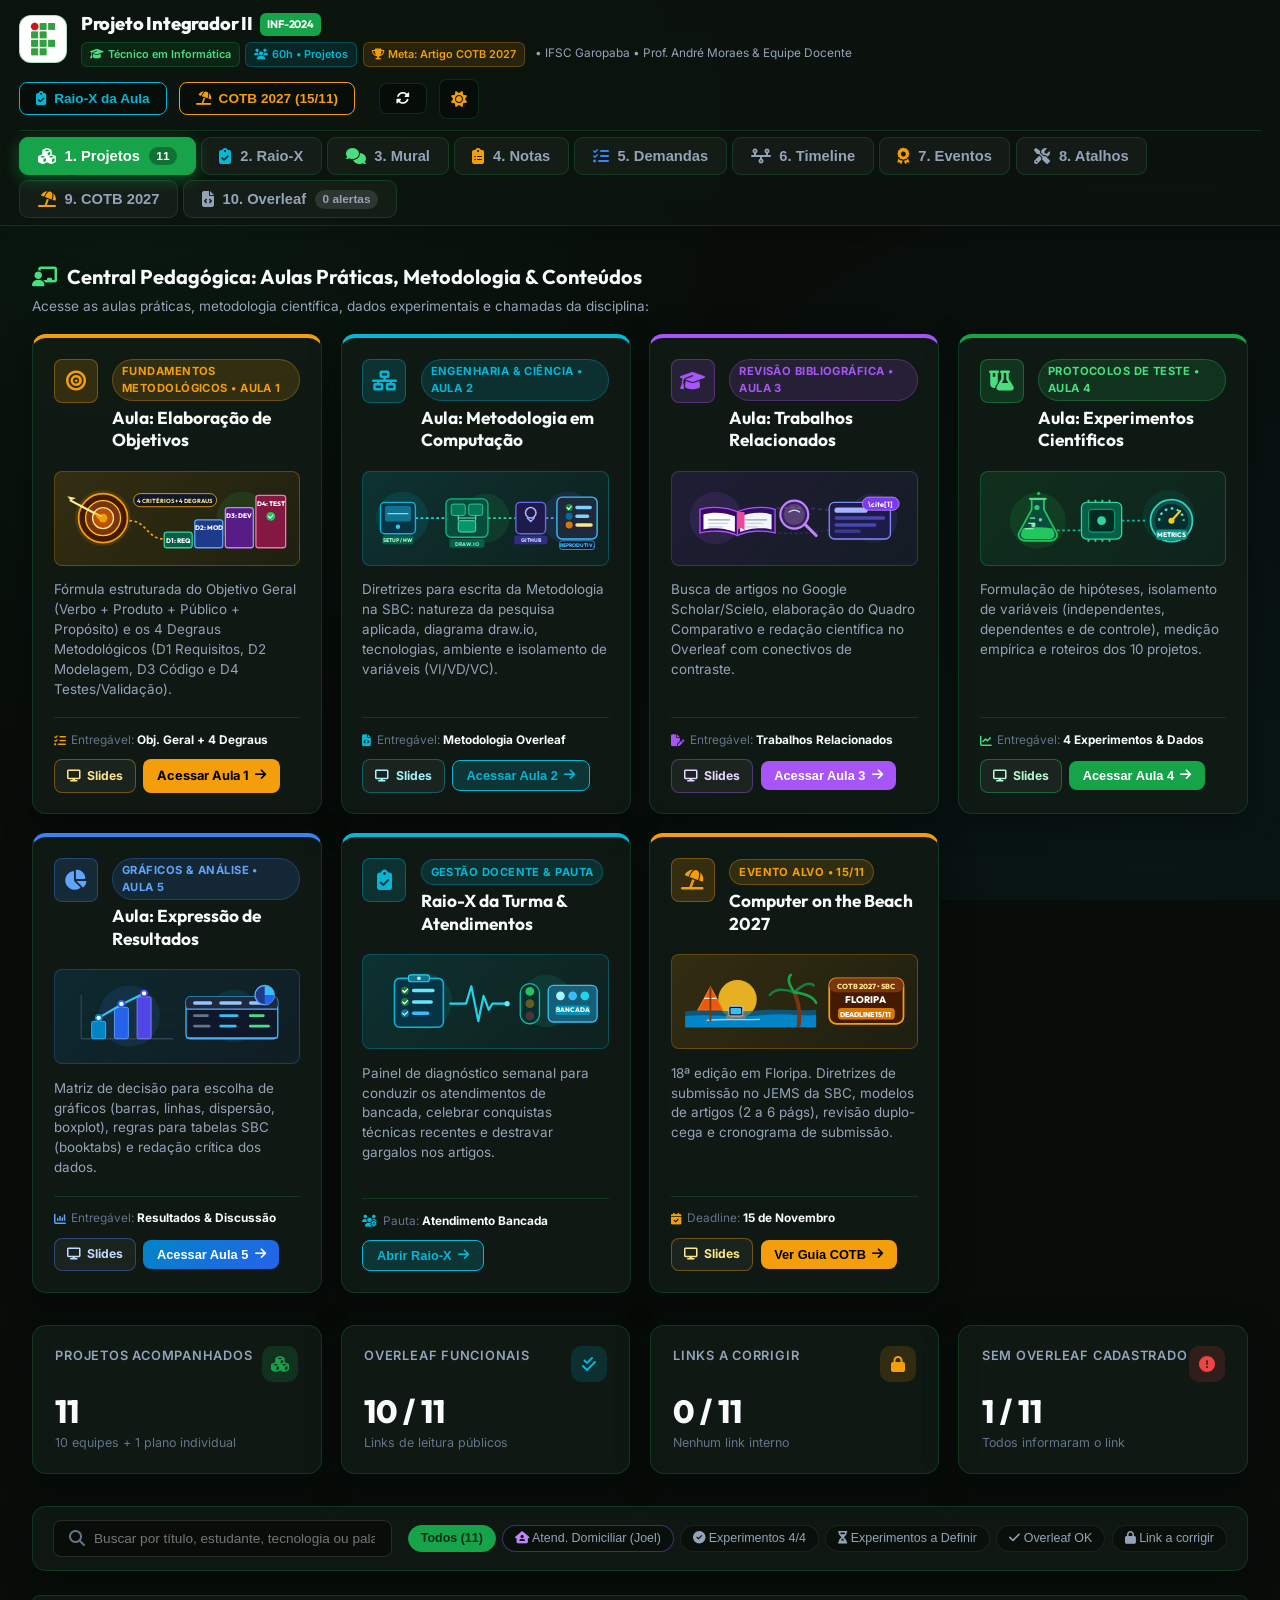
<file: 2026-2/dashboard-pi2-2026.html>
<!DOCTYPE html>
<html lang="pt-BR">
<head>
  <meta charset="UTF-8">
  <meta http-equiv="refresh" content="0; url=./">
  <meta name="viewport" content="width=device-width, initial-scale=1.0">
  <title>Dashboard PI-II 2026 — redirecionando</title>
  <link rel="canonical" href="./">
</head>
<body style="font-family: system-ui, sans-serif; text-align: center; padding: 3rem;">
  <p>O dashboard agora fica em <a href="./">index.html</a>.</p>
</body>
</html>
</file>
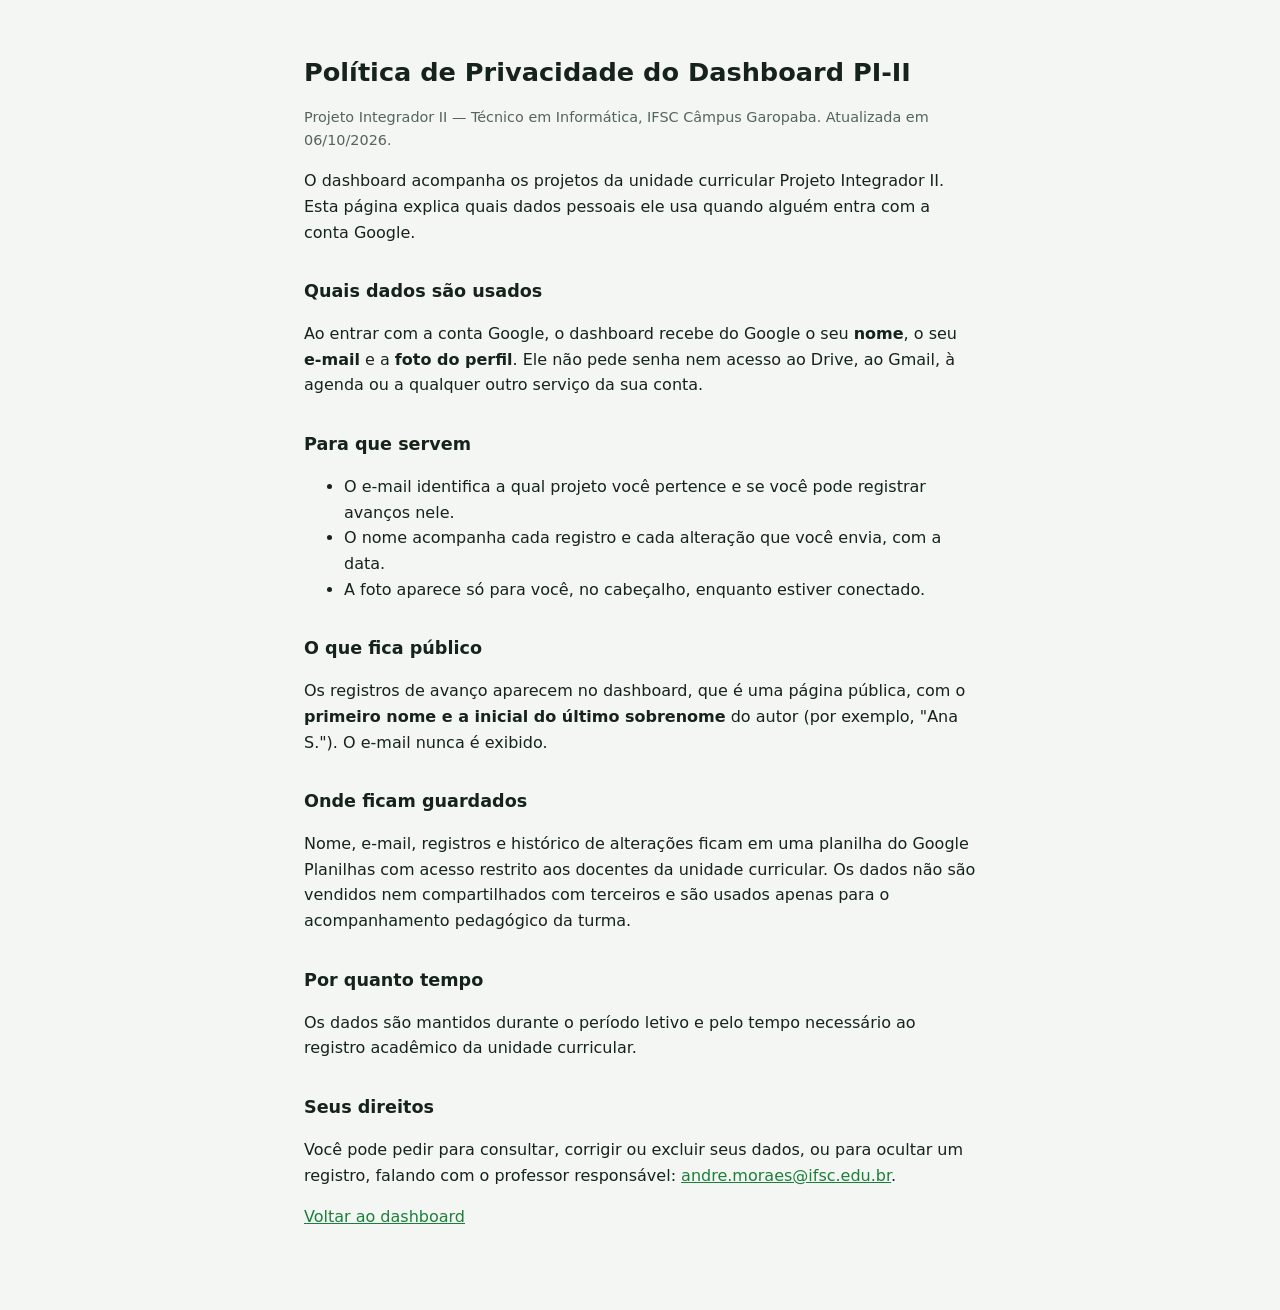
<file: 2026-2/privacidade.html>
<!DOCTYPE html>
<html lang="pt-BR">
<head>
  <meta charset="UTF-8">
  <meta name="viewport" content="width=device-width, initial-scale=1.0">
  <title>Política de Privacidade — Dashboard PI-II (IFSC Garopaba)</title>
  <style>
    body { font-family: system-ui, -apple-system, "Segoe UI", sans-serif; line-height: 1.6; color: #16231a; background: #f3f6f2; margin: 0; }
    main { max-width: 42rem; margin: 0 auto; padding: 2.5rem 1.25rem 4rem; }
    h1 { font-size: 1.6rem; line-height: 1.25; }
    h2 { font-size: 1.1rem; margin-top: 2rem; }
    a { color: #1b7f3b; }
    .meta { color: #55655a; font-size: 0.9rem; }
  </style>
</head>
<body>
<main>
  <h1>Política de Privacidade do Dashboard PI-II</h1>
  <p class="meta">Projeto Integrador II — Técnico em Informática, IFSC Câmpus Garopaba. Atualizada em 06/10/2026.</p>

  <p>O dashboard acompanha os projetos da unidade curricular Projeto Integrador II. Esta página explica quais dados pessoais ele usa quando alguém entra com a conta Google.</p>

  <h2>Quais dados são usados</h2>
  <p>Ao entrar com a conta Google, o dashboard recebe do Google o seu <strong>nome</strong>, o seu <strong>e-mail</strong> e a <strong>foto do perfil</strong>. Ele não pede senha nem acesso ao Drive, ao Gmail, à agenda ou a qualquer outro serviço da sua conta.</p>

  <h2>Para que servem</h2>
  <ul>
    <li>O e-mail identifica a qual projeto você pertence e se você pode registrar avanços nele.</li>
    <li>O nome acompanha cada registro e cada alteração que você envia, com a data.</li>
    <li>A foto aparece só para você, no cabeçalho, enquanto estiver conectado.</li>
  </ul>

  <h2>O que fica público</h2>
  <p>Os registros de avanço aparecem no dashboard, que é uma página pública, com o <strong>primeiro nome e a inicial do último sobrenome</strong> do autor (por exemplo, "Ana S."). O e-mail nunca é exibido.</p>

  <h2>Onde ficam guardados</h2>
  <p>Nome, e-mail, registros e histórico de alterações ficam em uma planilha do Google Planilhas com acesso restrito aos docentes da unidade curricular. Os dados não são vendidos nem compartilhados com terceiros e são usados apenas para o acompanhamento pedagógico da turma.</p>

  <h2>Por quanto tempo</h2>
  <p>Os dados são mantidos durante o período letivo e pelo tempo necessário ao registro acadêmico da unidade curricular.</p>

  <h2>Seus direitos</h2>
  <p>Você pode pedir para consultar, corrigir ou excluir seus dados, ou para ocultar um registro, falando com o professor responsável: <a href="mailto:andre.moraes@ifsc.edu.br">andre.moraes@ifsc.edu.br</a>.</p>

  <p><a href="./">Voltar ao dashboard</a></p>
</main>
</body>
</html>
</file>
